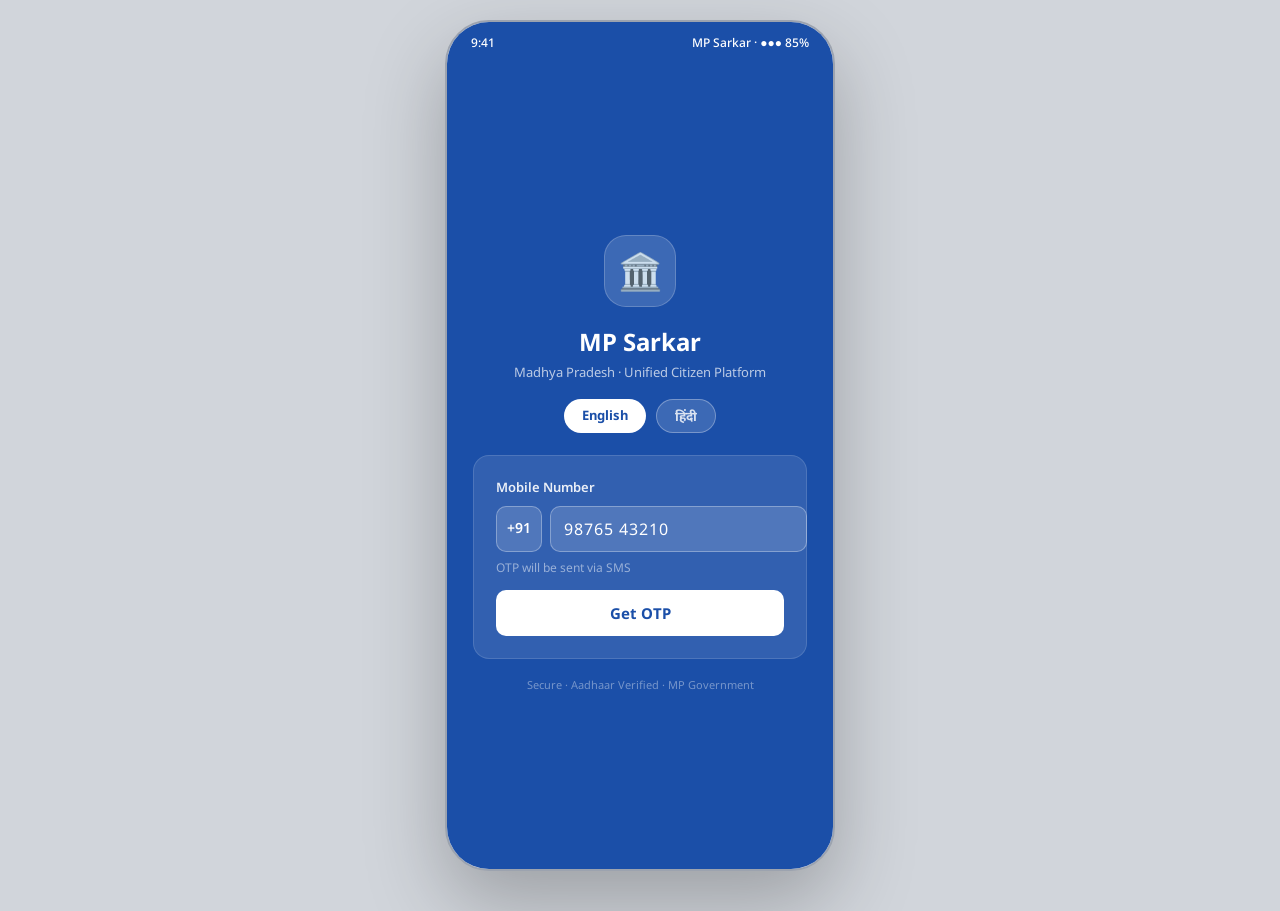
<file: index.html>
<!DOCTYPE html>
<html lang="en">
<head>
<meta charset="UTF-8">
<meta name="viewport" content="width=device-width,initial-scale=1">
<meta name="description" content="MP Sarkar — unified citizen app prototype: schemes, certificates, nagarpalika, complaints, and more (demo UI).">
<meta name="theme-color" content="#1B4FA8">
<meta name="color-scheme" content="light">
<meta property="og:title" content="MP Sarkar — Unified Citizen App">
<meta property="og:description" content="Demo prototype of a unified Madhya Pradesh citizen services experience.">
<meta property="og:type" content="website">
<title>MP Sarkar — Unified Citizen App</title>
<link rel="preconnect" href="https://fonts.googleapis.com">
<link rel="preconnect" href="https://fonts.gstatic.com" crossorigin>
<link href="https://fonts.googleapis.com/css2?family=Noto+Sans:wght@400;500;600;700&family=Noto+Sans+Devanagari:wght@400;500;600;700&display=swap" rel="stylesheet">
<link rel="stylesheet" href="assets/css/main.css">
</head>
<body>
<div class="device">
<div class="sb"><span>9:41</span><span>MP Sarkar · ●●● 85%</span></div>

<!-- ═══════════ LOGIN ═══════════ -->
<div id="s-login" class="scr on" style="background:var(--blue)">
  <div style="flex:1;display:flex;flex-direction:column;align-items:center;justify-content:center;padding:32px 26px">
    <div style="width:72px;height:72px;background:rgba(255,255,255,.15);border-radius:22px;display:flex;align-items:center;justify-content:center;margin-bottom:18px;border:1.5px solid rgba(255,255,255,.2)"><span style="font-size:36px">🏛️</span></div>
    <div style="color:#fff;font-size:24px;font-weight:700;text-align:center">MP Sarkar</div>
    <div style="color:rgba(255,255,255,.7);font-size:13px;margin-top:5px;text-align:center">Madhya Pradesh · Unified Citizen Platform</div>
    <div style="display:flex;gap:10px;margin-top:18px">
      <div id="btn-en" onclick="setLang('en')" style="padding:7px 18px;border-radius:20px;cursor:pointer;font-size:13px;font-weight:700;background:#fff;color:var(--blue)">English</div>
      <div id="btn-hi" onclick="setLang('hi')" style="padding:7px 18px;border-radius:20px;cursor:pointer;font-size:13px;font-weight:700;background:rgba(255,255,255,.15);color:rgba(255,255,255,.8);border:1.5px solid rgba(255,255,255,.3)">हिंदी</div>
    </div>
    <div style="background:rgba(255,255,255,.1);border-radius:16px;padding:22px;margin-top:22px;width:100%;border:1px solid rgba(255,255,255,.13)">
      <div style="color:rgba(255,255,255,.9);font-size:13px;font-weight:600;margin-bottom:10px">Mobile Number</div>
      <div style="display:flex;gap:8px">
        <div style="background:rgba(255,255,255,.15);border:1.5px solid rgba(255,255,255,.3);border-radius:10px;padding:11px 10px;color:#fff;font-size:14px;font-weight:600;flex-shrink:0">+91</div>
        <input style="flex:1;background:rgba(255,255,255,.15);border:1.5px solid rgba(255,255,255,.3);border-radius:10px;padding:11px 13px;font-size:16px;color:#fff;font-family:var(--font);outline:none;letter-spacing:1px" placeholder="98765 43210" value="98765 43210">
      </div>
      <div style="font-size:12px;color:rgba(255,255,255,.5);margin-top:7px">OTP will be sent via SMS</div>
      <button onclick="go('s-otp')" style="width:100%;background:#fff;color:var(--blue);border:none;border-radius:10px;padding:13px;font-size:15px;font-weight:700;cursor:pointer;margin-top:14px;font-family:var(--font)">Get OTP</button>
    </div>
    <div style="color:rgba(255,255,255,.4);font-size:11px;margin-top:18px;text-align:center">Secure · Aadhaar Verified · MP Government</div>
  </div>
</div>

<!-- ═══════════ OTP ═══════════ -->
<div id="s-otp" class="scr" style="background:var(--blue)">
  <div style="flex:1;display:flex;flex-direction:column;align-items:center;justify-content:center;padding:32px 26px">
    <button onclick="go('s-login')" style="align-self:flex-start;background:rgba(255,255,255,.15);border:none;border-radius:50%;width:36px;height:36px;display:flex;align-items:center;justify-content:center;cursor:pointer;margin-bottom:22px"><svg width="16" height="16" viewBox="0 0 24 24" fill="none" stroke="#fff" stroke-width="2.5"><path d="M15 18l-6-6 6-6"/></svg></button>
    <div style="width:58px;height:58px;background:rgba(255,255,255,.15);border-radius:18px;display:flex;align-items:center;justify-content:center;margin-bottom:18px"><span style="font-size:26px">💬</span></div>
    <div style="color:#fff;font-size:20px;font-weight:700">Enter OTP</div>
    <div style="color:rgba(255,255,255,.65);font-size:13px;margin-top:5px">Sent to +91 98765 43210</div>
    <div class="otp-row">
      <input class="otp-box" maxlength="1" value="4"><input class="otp-box" maxlength="1" value="8"><input class="otp-box" maxlength="1" value="3"><input class="otp-box" maxlength="1" value="9"><input class="otp-box" maxlength="1" value="1"><input class="otp-box" maxlength="1" value="2">
    </div>
    <div style="color:rgba(255,255,255,.55);font-size:13px;margin-bottom:18px">Resend in <strong style="color:#fff">00:45</strong></div>
    <button onclick="go('s-home')" style="width:100%;background:#fff;color:var(--blue);border:none;border-radius:10px;padding:14px;font-size:15px;font-weight:700;cursor:pointer;font-family:var(--font)">Verify & Login</button>
  </div>
</div>

<!-- ═══════════ HOME ═══════════ -->
<div id="s-home" class="scr">
  <div style="background:var(--blue);padding:16px 16px 30px">
    <div style="display:flex;justify-content:space-between;align-items:flex-start;margin-bottom:10px">
      <div>
        <div style="color:rgba(255,255,255,.8);font-size:13px" class="t" data-en="Good morning," data-hi="शुभ प्रभात,">Good morning,</div>
        <div style="color:#fff;font-size:20px;font-weight:700;margin-top:1px">Rajesh Kumar</div>
        <div style="display:inline-flex;align-items:center;gap:4px;background:rgba(255,255,255,.13);border-radius:6px;padding:3px 9px;margin-top:5px;border:1px solid rgba(255,255,255,.13)"><span style="font-size:10px">📍</span><span style="color:rgba(255,255,255,.88);font-size:11px">Bhopal Nagar Nigam</span></div>
      </div>
      <div class="lang-btn" onclick="toggleLang()"><span id="lh" class="hi">अ</span><span id="le" class="en active">E</span></div>
    </div>
    <div style="background:rgba(255,255,255,.13);border-radius:10px;display:flex;align-items:center;gap:8px;padding:9px 13px;cursor:pointer;border:1px solid rgba(255,255,255,.1)" onclick="go('s-search')">
      <svg width="14" height="14" viewBox="0 0 24 24" fill="none" stroke="rgba(255,255,255,0.55)" stroke-width="2"><circle cx="11" cy="11" r="8"/><path d="m21 21-4.35-4.35"/></svg>
      <span class="t" style="color:rgba(255,255,255,.55);font-size:13px" data-en="Search any government service…" data-hi="कोई भी सेवा खोजें…">Search any government service…</span>
    </div>
  </div>
  <div class="qt-grid">
    <div class="qt" onclick="go('s-cert-list')"><div class="qt-icon" style="background:#ddeeff">📄</div><span class="t" data-en="Certificates" data-hi="प्रमाणपत्र">Certificates</span></div>
    <div class="qt" onclick="go('s-schemes')"><div class="qt-icon" style="background:#e6f4e0">🏛️</div><span class="t" data-en="Schemes" data-hi="योजनाएं">Schemes</span></div>
    <div class="qt" onclick="go('s-complaints')"><div class="qt-icon" style="background:#fff3e0">📋</div><span class="t" data-en="Complaints" data-hi="शिकायतें">Complaints</span></div>
    <div class="qt" onclick="go('s-track')"><div class="qt-icon" style="background:#f5f3ff">🔍</div><span class="t" data-en="Track" data-hi="ट्रैक">Track</span></div>
  </div>
  <div class="body">
    <div class="banner" style="background:linear-gradient(135deg,#be185d,#9f1239)" onclick="go('s-women-safety')">
      <div class="banner-icon">🆘</div>
      <div style="flex:1"><div style="color:#fff;font-size:15px;font-weight:700" class="t" data-en="Women Safety — SOS" data-hi="महिला सुरक्षा — SOS">Women Safety — SOS</div><div style="color:rgba(255,255,255,.78);font-size:12px;margin-top:2px" class="t" data-en="Emergency alert · Nearest police station" data-hi="आपातकालीन अलर्ट · निकटतम थाना">Emergency alert · Nearest police station</div></div>
      <svg width="14" height="14" viewBox="0 0 24 24" fill="none" stroke="rgba(255,255,255,.5)" stroke-width="2.5"><path d="m9 18 6-6-6-6"/></svg>
    </div>
    <div class="banner" style="background:linear-gradient(135deg,#065f46,#047857);margin-top:8px" onclick="go('s-swachh')">
      <div class="banner-icon">🧹</div>
      <div style="flex:1"><div style="color:#fff;font-size:15px;font-weight:700" class="t" data-en="Swachh Bharat Complaint" data-hi="स्वच्छ भारत शिकायत">Swachh Bharat Complaint</div><div style="color:rgba(255,255,255,.78);font-size:12px;margin-top:2px" class="t" data-en="Click photo · Auto-location · Submit" data-hi="फोटो लें · स्थान · जमा करें">Click photo · Auto-location · Submit</div></div>
      <svg width="14" height="14" viewBox="0 0 24 24" fill="none" stroke="rgba(255,255,255,.5)" stroke-width="2.5"><path d="m9 18 6-6-6-6"/></svg>
    </div>
    <div class="slabel t" data-en="All Services" data-hi="सभी सेवाएं">All Services</div>
    <div class="svc-grid">
      <div class="svc-card" onclick="go('s-nagarpalika')"><div class="svc-icon" style="background:#ddeeff">🏘️</div><div><div class="svc-title t" data-en="Nagarpalika" data-hi="नगरपालिका">Nagarpalika</div><div class="svc-sub">Tax, water, trade</div></div></div>
      <div class="svc-card" onclick="go('s-cert-list')"><div class="svc-icon" style="background:#e6f4e0">📄</div><div><div class="svc-title t" data-en="Certificates" data-hi="प्रमाणपत्र">Certificates</div><div class="svc-sub">Caste, income, domicile</div></div></div>
      <div class="svc-card" onclick="go('s-land')"><div class="svc-icon" style="background:#fef9c3">🗺️</div><div><div class="svc-title t" data-en="Land Records" data-hi="भूमि अभिलेख">Land Records</div><div class="svc-sub">Khasra, Khatauni</div></div></div>
      <div class="svc-card" onclick="go('s-schemes')"><div class="svc-icon" style="background:#f5f3ff">🏛️</div><div><div class="svc-title t" data-en="Schemes" data-hi="योजनाएं">Schemes</div><div class="svc-sub">Benefits & eligibility</div></div></div>
      <div class="svc-card" onclick="go('s-police')"><div class="svc-icon" style="background:#ffe8e0">🚔</div><div><div class="svc-title t" data-en="Police Services" data-hi="पुलिस सेवाएं">Police Services</div><div class="svc-sub">FIR, NOC, complaints</div></div></div>
      <div class="svc-card" onclick="go('s-complaints')"><div class="svc-icon" style="background:#fff3e0">📋</div><div><div class="svc-title t" data-en="Grievances" data-hi="शिकायत निवारण">Grievances</div><div class="svc-sub">Raise & track</div></div></div>
      <div class="svc-card" onclick="go('s-farmer')"><div class="svc-icon" style="background:#d1fae5">🌾</div><div><div class="svc-title t" data-en="Farmer Help" data-hi="किसान सहायता">Farmer Help</div><div class="svc-sub">Schemes, AI assist</div></div></div>
      <div class="svc-card" onclick="go('s-kiosk')"><div class="svc-icon" style="background:#fce7f3">📍</div><div><div class="svc-title t" data-en="Find Kiosk" data-hi="केंद्र खोजें">Find Kiosk</div><div class="svc-sub">MPOnline, Lok Sewa</div></div></div>
    </div>
    <div class="slabel">Recent Notices</div>
    <div style="margin:0 16px 16px;background:var(--white);border-radius:12px;border:1px solid var(--border);overflow:hidden">
      <div style="padding:12px 14px;border-bottom:1px solid var(--border);display:flex;gap:10px"><div style="background:var(--indigo-light);width:30px;height:30px;border-radius:8px;display:flex;align-items:center;justify-content:center;font-size:13px;flex-shrink:0">📢</div><div><div style="font-size:13px;font-weight:600">PM Awas Yojana — New List Released</div><div style="font-size:11px;color:var(--ink3);margin-top:1px">28 Mar 2026 · Housing</div></div></div>
      <div style="padding:12px 14px;display:flex;gap:10px"><div style="background:var(--orange-light);width:30px;height:30px;border-radius:8px;display:flex;align-items:center;justify-content:center;font-size:13px;flex-shrink:0">💰</div><div><div style="font-size:13px;font-weight:600">Property Tax Due — 30 Apr 2026</div><div style="font-size:11px;color:var(--ink3);margin-top:1px">25 Mar 2026 · Finance</div></div></div>
    </div>
    <div style="height:72px"></div>
  </div>
  <div class="bnav">
    <button class="ni act" onclick="go('s-home')"><svg width="20" height="20" viewBox="0 0 24 24" fill="var(--blue)"><path d="M10 20v-6h4v6h5v-8h3L12 3 2 12h3v8z"/></svg><span style="color:var(--blue)">Home</span></button>
    <button class="ni" onclick="go('s-my-dashboard')"><svg width="20" height="20" viewBox="0 0 24 24" fill="none" stroke="var(--ink3)" stroke-width="2"><rect x="3" y="3" width="7" height="7"/><rect x="14" y="3" width="7" height="7"/><rect x="14" y="14" width="7" height="7"/><rect x="3" y="14" width="7" height="7"/></svg><span>Dashboard</span></button>
    <button class="ni" onclick="go('s-my-transactions')"><svg width="20" height="20" viewBox="0 0 24 24" fill="none" stroke="var(--ink3)" stroke-width="2"><polyline points="23 6 13.5 15.5 8.5 10.5 1 18"/></svg><span>Transactions</span></button>
    <button class="ni" onclick="go('s-account')"><svg width="20" height="20" viewBox="0 0 24 24" fill="none" stroke="var(--ink3)" stroke-width="2"><circle cx="12" cy="8" r="4"/><path d="M4 20c0-4 3.6-7 8-7s8 3 8 7"/></svg><span>Profile</span></button>
  </div>
</div>

<!-- ═══════════ SEARCH ═══════════ -->
<div id="s-search" class="scr">
  <div class="tbar"><div class="tbar-row"><button class="back" onclick="go('s-home')"><svg width="16" height="16" viewBox="0 0 24 24" fill="none" stroke="#fff" stroke-width="2.5"><path d="M15 18l-6-6 6-6"/></svg></button><input style="flex:1;background:rgba(255,255,255,.15);border:1px solid rgba(255,255,255,.3);border-radius:8px;padding:9px 12px;color:#fff;font-size:14px;font-family:var(--font);outline:none" placeholder="Search services…"></div></div>
  <div class="body">
    <div class="slabel">Quick Access</div>
    <div class="row" onclick="go('s-nagarpalika')"><div class="ri" style="background:#E8F0FC">🏠</div><div class="rinfo"><h4>Property Tax</h4><p>Pay or apply</p></div><div class="chev"></div></div>
    <div class="row" onclick="go('s-cert-caste')"><div class="ri" style="background:#e6f4e0">📄</div><div class="rinfo"><h4>Caste Certificate</h4><p>Apply or track</p></div><div class="chev"></div></div>
    <div class="row" onclick="go('s-swachh')"><div class="ri" style="background:#d1fae5">🧹</div><div class="rinfo"><h4>Swachh Bharat Complaint</h4><p>File with photo</p></div><div class="chev"></div></div>
    <div class="row" onclick="go('s-women-safety')"><div class="ri" style="background:var(--pink-light)">🆘</div><div class="rinfo"><h4>Women Safety SOS</h4><p>Emergency & complaints</p></div><div class="chev"></div></div>
    <div class="row" onclick="go('s-track')"><div class="ri" style="background:#fff3e0">🔍</div><div class="rinfo"><h4>Track Application</h4><p>Enter Application ID</p></div><div class="chev"></div></div>
    <div class="row" onclick="go('s-schemes')"><div class="ri" style="background:#f5f3ff">🏛️</div><div class="rinfo"><h4>Government Schemes</h4><p>Eligibility & apply</p></div><div class="chev"></div></div>
    <div class="row" onclick="go('s-land')"><div class="ri" style="background:#fef9c3">🗺️</div><div class="rinfo"><h4>Land Records / Khasra</h4><p>View plot details</p></div><div class="chev"></div></div>
    <div class="row" onclick="go('s-police')"><div class="ri" style="background:#ffe8e0">🚔</div><div class="rinfo"><h4>Police Services</h4><p>FIR, NOC, helpline</p></div><div class="chev"></div></div>
  </div>
</div>

<!-- ════════════════════════════════════════
     NAGARPALIKA HUB
════════════════════════════════════════ -->
<div id="s-nagarpalika" class="scr">
  <div class="tbar"><div class="tbar-row"><button class="back" onclick="go('s-home')"><svg width="16" height="16" viewBox="0 0 24 24" fill="none" stroke="#fff" stroke-width="2.5"><path d="M15 18l-6-6 6-6"/></svg></button><div style="flex:1"><h2>Nagarpalika Services</h2><div class="sub">eNagarpalika · All municipal services</div></div><div class="lang-btn" onclick="toggleLang()"><span class="hi">अ</span><span class="en active">E</span></div></div></div>
  <div class="body">
    <div class="slabel">Payments</div>
    <div class="svc-grid">
      <div class="svc-card" onclick="go('s-prop-tax')"><div class="svc-icon" style="background:#ddeeff">🏠</div><div><div class="svc-title">Property Tax</div><div class="svc-sub">Pay & history</div></div></div>
      <div class="svc-card" onclick="go('s-water-bill')"><div class="svc-icon" style="background:#e0f5ef">💧</div><div><div class="svc-title">Water Charges</div><div class="svc-sub">Bill & meter</div></div></div>
      <div class="svc-card" onclick="go('s-rental')"><div class="svc-icon" style="background:#fce7f3">🏢</div><div><div class="svc-title">Rental</div><div class="svc-sub">NOC & payment</div></div></div>
      <div class="svc-card" onclick="go('s-trade-license')"><div class="svc-icon" style="background:#f5f3ff">🏪</div><div><div class="svc-title">Trade License</div><div class="svc-sub">New & renewal</div></div></div>
    </div>
    <div class="slabel">Certificates & Permits</div>
    <div class="svc-grid">
      <div class="svc-card" onclick="go('s-fire')"><div class="svc-icon" style="background:#ffe8e0">🔥</div><div><div class="svc-title">Fire Safety</div><div class="svc-sub">NOC certificate</div></div></div>
      <div class="svc-card" onclick="go('s-building-plan')"><div class="svc-icon" style="background:#fef9c3">🏗️</div><div><div class="svc-title">Building Plan</div><div class="svc-sub">Approval & status</div></div></div>
      <div class="svc-card" onclick="go('s-tree-cutting')"><div class="svc-icon" style="background:#d1fae5">🌳</div><div><div class="svc-title">Tree Cutting</div><div class="svc-sub">Permission</div></div></div>
      <div class="svc-card" onclick="go('s-encroachment')"><div class="svc-icon" style="background:#e0e7ff">🗺️</div><div><div class="svc-title">Encroachment</div><div class="svc-sub">NOC application</div></div></div>
    </div>
    <div class="slabel">Utilities & Connections</div>
    <div class="svc-grid">
      <div class="svc-card" onclick="go('s-sewerage')"><div class="svc-icon" style="background:#fef3e9">🚿</div><div><div class="svc-title">Sewerage</div><div class="svc-sub">New connection</div></div></div>
      <div class="svc-card" onclick="go('s-water-conn')"><div class="svc-icon" style="background:#f0fdf4">🚰</div><div><div class="svc-title">Water Connection</div><div class="svc-sub">New / change</div></div></div>
      <div class="svc-card" onclick="go('s-street-light')"><div class="svc-icon" style="background:#fdf4ff">💡</div><div><div class="svc-title">Street Light</div><div class="svc-sub">Report fault</div></div></div>
      <div class="svc-card" onclick="go('s-road-repair')"><div class="svc-icon" style="background:#fff7ed">🛣️</div><div><div class="svc-title">Road Repair</div><div class="svc-sub">File complaint</div></div></div>
    </div>
    <div class="slabel">Door-to-Door & Local</div>
    <div class="svc-grid">
      <div class="svc-card" onclick="go('s-d2d')"><div class="svc-icon" style="background:#f0f9ff">🚪</div><div><div class="svc-title">Door to Door</div><div class="svc-sub">Waste collection</div></div></div>
      <div class="svc-card" onclick="go('s-kiosk')"><div class="svc-icon" style="background:#f0fdf4">📍</div><div><div class="svc-title">Find Kiosk</div><div class="svc-sub">Lok Sewa centres</div></div></div>
      <div class="svc-card" onclick="go('s-swachh')"><div class="svc-icon" style="background:#fef2f2">🧹</div><div><div class="svc-title">Swachh Bharat</div><div class="svc-sub">Cleanliness complaint</div></div></div>
      <div class="svc-card" onclick="go('s-birth-cert')"><div class="svc-icon" style="background:#fff3e0">👤</div><div><div class="svc-title">Citizen Services</div><div class="svc-sub">Birth, death, marriage</div></div></div>
    </div>
    <div style="height:16px"></div>
  </div>
</div>

<!-- ════════ PROP TAX ════════ -->
<div id="s-prop-tax" class="scr">
  <div class="tbar"><div class="tbar-row"><button class="back" onclick="go('s-nagarpalika')"><svg width="16" height="16" viewBox="0 0 24 24" fill="none" stroke="#fff" stroke-width="2.5"><path d="M15 18l-6-6 6-6"/></svg></button><div><h2>Property Tax</h2><div class="sub">Bhopal Nagar Nigam</div></div></div></div>
  <div class="body"><div style="padding:16px">
    <div class="card" style="background:var(--blue-xlight);border-color:#b6ccf8">
      <div style="display:flex;justify-content:space-between;align-items:flex-start;margin-bottom:8px"><div><div style="font-size:11px;color:var(--blue);font-weight:600">PROPERTY ID</div><div style="font-size:15px;font-weight:700">BPL/PP/4721839</div></div><span class="pill pill-p">Due</span></div>
      <div style="font-size:13px;color:var(--ink2)">Plot 24, Civil Lines, Bhopal</div>
      <div style="font-size:12px;color:var(--ink3)">Area: 1,200 sq ft · Residential</div>
    </div>
    <div class="card">
      <h3>Bill — FY 2025-26</h3>
      <div style="display:flex;justify-content:space-between;padding:7px 0;border-bottom:1px solid var(--border)"><span style="font-size:13px;color:var(--ink3)">Tax Amount</span><span style="font-size:13px;font-weight:600">₹3,850</span></div>
      <div style="display:flex;justify-content:space-between;padding:7px 0;border-bottom:1px solid var(--border)"><span style="font-size:13px;color:var(--ink3)">Penalty</span><span style="font-size:13px;font-weight:600;color:var(--red)">₹385</span></div>
      <div style="display:flex;justify-content:space-between;padding:9px 0"><span style="font-size:14px;font-weight:700">Total Due</span><span style="font-size:16px;font-weight:700;color:var(--blue)">₹4,235</span></div>
      <div class="ib ib-amber" style="margin-top:4px">⚠️ Due date: 30 Apr 2026</div>
    </div>
    <div class="ib ib-blue">⏱️ Payment processes in real-time. Receipt via SMS.</div>
    <button class="btn btn-p" onclick="go('s-pay-modes')" style="margin-bottom:8px">Pay ₹4,235 Now</button>
    <button class="btn btn-s">Download Bill</button>
    <div class="slabel" style="padding-left:0;margin-top:6px">Payment History</div>
    <div style="background:var(--white);border-radius:12px;border:1px solid var(--border);overflow:hidden">
      <div style="padding:11px 14px;border-bottom:1px solid var(--border);display:flex;justify-content:space-between"><div><div style="font-size:13px;font-weight:600">FY 2024-25</div><div style="font-size:11px;color:var(--ink3)">28 Mar 2025</div></div><div style="text-align:right"><div style="font-size:13px;font-weight:700">₹3,620</div><span class="pill pill-d">Paid</span></div></div>
      <div style="padding:11px 14px;display:flex;justify-content:space-between"><div><div style="font-size:13px;font-weight:600">FY 2023-24</div><div style="font-size:11px;color:var(--ink3)">15 Mar 2024</div></div><div style="text-align:right"><div style="font-size:13px;font-weight:700">₹3,400</div><span class="pill pill-d">Paid</span></div></div>
    </div>
    <div style="height:16px"></div>
  </div></div>
</div>

<!-- ════════ WATER BILL ════════ -->
<div id="s-water-bill" class="scr">
  <div class="tbar"><div class="tbar-row"><button class="back" onclick="go('s-nagarpalika')"><svg width="16" height="16" viewBox="0 0 24 24" fill="none" stroke="#fff" stroke-width="2.5"><path d="M15 18l-6-6 6-6"/></svg></button><div><h2>Water Charges</h2><div class="sub">Bhopal Nagar Nigam</div></div></div></div>
  <div class="body"><div style="padding:16px">
    <div class="card" style="background:#e0f5ef;border-color:#6ee7b7">
      <div style="font-size:11px;color:var(--teal);font-weight:600">CONNECTION ID</div>
      <div style="font-size:15px;font-weight:700">WTR/BPL/3819</div>
      <div style="font-size:12px;color:var(--ink2);margin-top:3px">Plot 24, Civil Lines · Domestic</div>
    </div>
    <div class="card">
      <h3>Bill — March 2026</h3>
      <div style="display:flex;justify-content:space-between;padding:7px 0;border-bottom:1px solid var(--border)"><span style="font-size:13px;color:var(--ink3)">Units consumed</span><span style="font-size:13px;font-weight:600">18 KL</span></div>
      <div style="display:flex;justify-content:space-between;padding:7px 0;border-bottom:1px solid var(--border)"><span style="font-size:13px;color:var(--ink3)">Rate</span><span style="font-size:13px;font-weight:600">₹21.39/KL</span></div>
      <div style="display:flex;justify-content:space-between;padding:9px 0"><span style="font-size:14px;font-weight:700">Total Due</span><span style="font-size:16px;font-weight:700;color:var(--blue)">₹385</span></div>
    </div>
    <button class="btn btn-p" onclick="go('s-pay-modes')" style="margin-bottom:8px">Pay ₹385</button>
    <button class="btn btn-s">Submit Meter Reading</button>
    <div class="slabel" style="padding-left:0;margin-top:6px">History</div>
    <div style="background:var(--white);border-radius:12px;border:1px solid var(--border);overflow:hidden">
      <div style="padding:11px 14px;border-bottom:1px solid var(--border);display:flex;justify-content:space-between"><div><div style="font-size:13px;font-weight:600">Feb 2026</div></div><div><div style="font-size:13px;font-weight:700">₹368</div><span class="pill pill-d">Paid</span></div></div>
      <div style="padding:11px 14px;display:flex;justify-content:space-between"><div><div style="font-size:13px;font-weight:600">Jan 2026</div></div><div><div style="font-size:13px;font-weight:700">₹392</div><span class="pill pill-d">Paid</span></div></div>
    </div>
    <div style="height:16px"></div>
  </div></div>
</div>

<!-- ════════ RENTAL ════════ -->
<div id="s-rental" class="scr">
  <div class="tbar"><div class="tbar-row"><button class="back" onclick="go('s-nagarpalika')"><svg width="16" height="16" viewBox="0 0 24 24" fill="none" stroke="#fff" stroke-width="2.5"><path d="M15 18l-6-6 6-6"/></svg></button><h2>Rental</h2></div></div>
  <div class="body">
    <div class="row" onclick="go('s-pay-modes')"><div class="ri" style="background:#fce7f3">💳</div><div class="rinfo"><h4>Pay Rental Charges</h4><p>Rental ID or Mobile</p></div><div class="chev"></div></div>
    <div class="row" onclick="go('s-success-app')"><div class="ri" style="background:var(--teal-light)">📄</div><div class="rinfo"><h4>Apply for Rental NOC</h4><p>Property ID required</p></div><div class="chev"></div></div>
    <div class="row" onclick="go('s-track')"><div class="ri" style="background:var(--blue-light)">🔍</div><div class="rinfo"><h4>Track Application</h4><p>Enter Application ID</p></div><div class="chev"></div></div>
    <div class="row" onclick="go('s-success-app')"><div class="ri" style="background:var(--green-light)">📋</div><div class="rinfo"><h4>Register Rental Property</h4><p>New registration</p></div><div class="chev"></div></div>
  </div>
</div>

<!-- ════════ TRADE LICENSE ════════ -->
<div id="s-trade-license" class="scr">
  <div class="tbar"><div class="tbar-row"><button class="back" onclick="go('s-nagarpalika')"><svg width="16" height="16" viewBox="0 0 24 24" fill="none" stroke="#fff" stroke-width="2.5"><path d="M15 18l-6-6 6-6"/></svg></button><h2>Trade License</h2></div></div>
  <div class="body">
    <div class="row" onclick="go('s-pay-modes')"><div class="ri" style="background:#f5f3ff">💳</div><div class="rinfo"><h4>Pay Trade License Bill</h4><p>Application ID or Mobile</p></div><div class="chev"></div></div>
    <div class="row" onclick="go('s-trade-new-form')"><div class="ri" style="background:var(--green-light)">🆕</div><div class="rinfo"><h4>Apply for New License</h4><p>3-step form · Property ID required</p></div><div class="chev"></div></div>
    <div class="row" onclick="go('s-success-app')"><div class="ri" style="background:var(--amber-light)">🔁</div><div class="rinfo"><h4>Renewal</h4><p>Existing license holders</p></div><div class="chev"></div></div>
    <div class="row" onclick="go('s-track')"><div class="ri" style="background:var(--blue-light)">🔍</div><div class="rinfo"><h4>Track Application</h4></div><div class="chev"></div></div>
  </div>
</div>

<!-- ════════ TRADE NEW FORM ════════ -->
<div id="s-trade-new-form" class="scr">
  <div class="tbar"><div class="tbar-row"><button class="back" onclick="go('s-trade-license')"><svg width="16" height="16" viewBox="0 0 24 24" fill="none" stroke="#fff" stroke-width="2.5"><path d="M15 18l-6-6 6-6"/></svg></button><h2>New Trade License</h2></div></div>
  <div class="steps"><div class="sd act">1</div><div class="sl"></div><div class="sd todo">2</div><div class="sl"></div><div class="sd todo">3</div><span class="step-label">Step 1 — Business Details</span></div>
  <div class="body"><div style="padding:16px">
    <div class="card">
      <h3>Business Information</h3>
      <div class="field"><label>ULB</label><select><option>Bhopal Nagar Nigam</option><option>Indore Nagar Nigam</option></select></div>
      <div class="field"><label>Property ID <span class="auto-tag">Auto</span></label><input type="text" value="BPL-2024-00847" readonly style="background:#f0f0f0"></div>
      <div class="field"><label>Business Name</label><input type="text" placeholder="Enter business name"></div>
      <div class="field"><label>Trade Category</label><select><option>Retail</option><option>Food & Restaurant</option><option>Service</option><option>Manufacturing</option></select></div>
    </div>
    <div class="ib ib-blue">⏱️ Processing: <strong>7–15 working days</strong> · Approval: ULB Commissioner</div>
    <button class="btn btn-p" onclick="go('s-success-app')">Next — Documents →</button>
  </div></div>
</div>

<!-- ════════ FIRE SAFETY ════════ -->
<div id="s-fire" class="scr">
  <div class="tbar"><div class="tbar-row"><button class="back" onclick="go('s-nagarpalika')"><svg width="16" height="16" viewBox="0 0 24 24" fill="none" stroke="#fff" stroke-width="2.5"><path d="M15 18l-6-6 6-6"/></svg></button><h2>Fire Safety Certificate</h2></div></div>
  <div class="body">
    <div style="margin:12px 16px 4px" class="ib ib-red">⚠️ You need an Approved Fire Plan NOC before applying for Fire Safety Certificate.</div>
    <div class="row" onclick="go('s-success-app')"><div class="ri" style="background:var(--red-light)">📐</div><div class="rinfo"><h4>Apply for Fire Plan Approval</h4><p>4-step form · No prior ID needed</p></div><div class="chev"></div></div>
    <div class="row" onclick="go('s-success-app')"><div class="ri" style="background:#FEF3E9">🔥</div><div class="rinfo"><h4>Apply for Fire Safety Certificate</h4><p>Requires Approval NOC No.</p></div><div class="chev"></div></div>
    <div class="row" onclick="go('s-success-app')"><div class="ri" style="background:#FEF9E8">🔁</div><div class="rinfo"><h4>Fire Safety Renewal</h4></div><div class="chev"></div></div>
    <div class="row" onclick="go('s-track')"><div class="ri" style="background:#e0e7ff">🔍</div><div class="rinfo"><h4>Track Application</h4></div><div class="chev"></div></div>
  </div>
</div>

<!-- ════════ BUILDING PLAN ════════ -->
<div id="s-building-plan" class="scr">
  <div class="tbar"><div class="tbar-row"><button class="back" onclick="go('s-nagarpalika')"><svg width="16" height="16" viewBox="0 0 24 24" fill="none" stroke="#fff" stroke-width="2.5"><path d="M15 18l-6-6 6-6"/></svg></button><h2>Building Plan Approval</h2></div></div>
  <div class="body"><div style="padding:16px">
    <div class="card">
      <h3>Apply for Building Plan</h3>
      <div class="field"><label>ULB</label><select><option>Bhopal Nagar Nigam</option></select></div>
      <div class="field"><label>Property ID <span class="auto-tag">Auto</span></label><input type="text" value="BPL-2024-00847" readonly style="background:#f0f0f0"></div>
      <div class="field"><label>Purpose</label><select><option>Residential</option><option>Commercial</option><option>Extension</option></select></div>
      <div class="field"><label>Built-up Area (sq ft)</label><input type="number" placeholder="e.g. 1200"></div>
    </div>
    <div class="ib ib-blue">⏱️ Processing: <strong>30 days</strong> · Approval: Municipal Engineer</div>
    <button class="btn btn-p" onclick="go('s-success-app')">Submit Application</button>
  </div></div>
</div>

<!-- ════════ TREE CUTTING ════════ -->
<div id="s-tree-cutting" class="scr">
  <div class="tbar"><div class="tbar-row"><button class="back" onclick="go('s-nagarpalika')"><svg width="16" height="16" viewBox="0 0 24 24" fill="none" stroke="#fff" stroke-width="2.5"><path d="M15 18l-6-6 6-6"/></svg></button><h2>Tree Cutting Permission</h2></div></div>
  <div class="body"><div style="padding:16px">
    <div class="card">
      <h3>Permission Request</h3>
      <div class="field"><label>Address / Location of Tree</label><input type="text" placeholder="Street / landmark"></div>
      <div class="field"><label>Reason for Cutting</label><select><option>Construction</option><option>Dead/Diseased Tree</option><option>Dangerous to Property</option><option>Other</option></select></div>
      <div class="field"><label>Number of Trees</label><input type="number" placeholder="1"></div>
      <div class="upbox"><div style="font-size:22px;margin-bottom:4px">📷</div><div style="font-size:13px;font-weight:600;color:var(--ink2)">Upload Photo of Tree</div><div style="font-size:11px;color:var(--ink3)">JPEG / PNG · max 5 MB</div></div>
    </div>
    <div class="ib ib-amber">⚠️ Cutting trees without permission is punishable. Permission required even on private property.</div>
    <button class="btn btn-p" onclick="go('s-success-app')">Submit Request</button>
  </div></div>
</div>

<!-- ════════ ENCROACHMENT ════════ -->
<div id="s-encroachment" class="scr">
  <div class="tbar"><div class="tbar-row"><button class="back" onclick="go('s-nagarpalika')"><svg width="16" height="16" viewBox="0 0 24 24" fill="none" stroke="#fff" stroke-width="2.5"><path d="M15 18l-6-6 6-6"/></svg></button><h2>Encroachment NOC</h2></div></div>
  <div class="body"><div style="padding:16px">
    <div class="card">
      <h3>Temporary Encroachment Permit</h3>
      <div class="field"><label>Property ID <span class="auto-tag">Auto</span></label><input type="text" value="BPL-2024-00847" readonly style="background:#f0f0f0"></div>
      <div class="field"><label>Type</label><select><option>Shop Display</option><option>Temporary Stall</option><option>Construction Material</option><option>Other</option></select></div>
      <div class="field"><label>Duration (days)</label><input type="number" placeholder="e.g. 30"></div>
      <div class="field"><label>Area Required (sq ft)</label><input type="number" placeholder="e.g. 50"></div>
    </div>
    <div class="ib ib-blue">⏱️ Processing: <strong>7 working days</strong> · Approval: ULB Officer</div>
    <button class="btn btn-p" onclick="go('s-success-app')">Submit Application</button>
  </div></div>
</div>

<!-- ════════ SEWERAGE ════════ -->
<div id="s-sewerage" class="scr">
  <div class="tbar"><div class="tbar-row"><button class="back" onclick="go('s-nagarpalika')"><svg width="16" height="16" viewBox="0 0 24 24" fill="none" stroke="#fff" stroke-width="2.5"><path d="M15 18l-6-6 6-6"/></svg></button><h2>Sewerage Connection</h2></div></div>
  <div class="body">
    <div class="row" onclick="go('s-success-app')"><div class="ri" style="background:#fef3e9">🆕</div><div class="rinfo"><h4>New Connection</h4><p>Property Tax ID required</p></div><div class="chev"></div></div>
    <div class="row" onclick="go('s-pay-modes')"><div class="ri" style="background:#fef9c3">💳</div><div class="rinfo"><h4>Pay Sewerage Charges</h4><p>Connection ID or Mobile</p></div><div class="chev"></div></div>
    <div class="row" onclick="go('s-success-app')"><div class="ri" style="background:var(--teal-light)">📄</div><div class="rinfo"><h4>Apply for NOC</h4></div><div class="chev"></div></div>
    <div class="row" onclick="go('s-track')"><div class="ri" style="background:var(--blue-light)">🔍</div><div class="rinfo"><h4>Track Application</h4></div><div class="chev"></div></div>
  </div>
</div>

<!-- ════════ WATER CONNECTION ════════ -->
<div id="s-water-conn" class="scr">
  <div class="tbar"><div class="tbar-row"><button class="back" onclick="go('s-nagarpalika')"><svg width="16" height="16" viewBox="0 0 24 24" fill="none" stroke="#fff" stroke-width="2.5"><path d="M15 18l-6-6 6-6"/></svg></button><h2>Water Connection</h2></div></div>
  <div class="body"><div style="padding:16px">
    <div class="card">
      <h3>New Connection Request</h3>
      <div class="field"><label>Property Tax ID <span class="auto-tag">Auto</span></label><input type="text" value="BPL-2024-00847" readonly style="background:#f0f0f0"></div>
      <div class="field"><label>Connection Type</label><select><option>Domestic</option><option>Commercial</option><option>Industrial</option></select></div>
      <div class="field"><label>Pipe Diameter</label><select><option>15mm (Domestic)</option><option>20mm</option><option>25mm (Commercial)</option></select></div>
    </div>
    <div class="ib ib-blue">⏱️ Processing: <strong>15–30 working days</strong> · Approval: Water Dept.</div>
    <button class="btn btn-p" onclick="go('s-success-app')">Submit Request</button>
  </div></div>
</div>

<!-- ════════ STREET LIGHT ════════ -->
<div id="s-street-light" class="scr">
  <div class="tbar"><div class="tbar-row"><button class="back" onclick="go('s-nagarpalika')"><svg width="16" height="16" viewBox="0 0 24 24" fill="none" stroke="#fff" stroke-width="2.5"><path d="M15 18l-6-6 6-6"/></svg></button><h2>Street Light Complaint</h2></div></div>
  <div class="body"><div style="padding:16px">
    <div class="loc-pill"><span class="lic">📌</span><div class="ltxt">Auto-detected: Civil Lines, Bhopal — 462001</div></div>
    <div class="card">
      <h3>Complaint Details</h3>
      <div class="field"><label>Issue Type</label><select><option>Light not working</option><option>Light on during day</option><option>Pole damaged</option><option>Wire hanging</option><option>New installation needed</option></select></div>
      <div class="field"><label>Pole Number (if visible)</label><input type="text" placeholder="e.g. BPL-0234"></div>
      <div class="field"><label>Landmark</label><input type="text" placeholder="Near hospital / school…"></div>
      <div class="upbox"><div style="font-size:22px;margin-bottom:4px">📷</div><div style="font-size:13px;font-weight:600;color:var(--ink2)">Upload Photo</div></div>
    </div>
    <div class="ib ib-blue">⏱️ Expected resolution: <strong>3–5 working days</strong></div>
    <button class="btn btn-p" onclick="go('s-success-app')">Submit Complaint</button>
  </div></div>
</div>

<!-- ════════ ROAD REPAIR ════════ -->
<div id="s-road-repair" class="scr">
  <div class="tbar"><div class="tbar-row"><button class="back" onclick="go('s-nagarpalika')"><svg width="16" height="16" viewBox="0 0 24 24" fill="none" stroke="#fff" stroke-width="2.5"><path d="M15 18l-6-6 6-6"/></svg></button><h2>Road Repair Complaint</h2></div></div>
  <div class="body"><div style="padding:16px">
    <div class="loc-pill"><span class="lic">📌</span><div class="ltxt">Auto-detected: Civil Lines, Bhopal — 462001</div></div>
    <div class="card">
      <h3>Complaint Details</h3>
      <div class="field"><label>Issue Type</label><select><option>Pothole</option><option>Broken footpath</option><option>Waterlogging</option><option>Road marking faded</option><option>Speed bump damaged</option></select></div>
      <div class="field"><label>Severity</label><select><option>Minor</option><option>Moderate</option><option>Severe — road blocked</option></select></div>
      <div class="field"><label>Location Description</label><input type="text" placeholder="Near landmark…"></div>
      <div class="upbox"><div style="font-size:22px;margin-bottom:4px">📷</div><div style="font-size:13px;font-weight:600;color:var(--ink2)">Upload Photo</div></div>
    </div>
    <div class="ib ib-blue">⏱️ Expected resolution: <strong>7–15 working days</strong></div>
    <button class="btn btn-p" onclick="go('s-success-app')">Submit Complaint</button>
  </div></div>
</div>

<!-- ════════ DOOR TO DOOR ════════ -->
<div id="s-d2d" class="scr">
  <div class="tbar"><div class="tbar-row"><button class="back" onclick="go('s-nagarpalika')"><svg width="16" height="16" viewBox="0 0 24 24" fill="none" stroke="#fff" stroke-width="2.5"><path d="M15 18l-6-6 6-6"/></svg></button><h2>Door to Door Service</h2></div></div>
  <div class="body">
    <div style="margin:12px 16px" class="ib ib-green">✅ Your D2D waste collection is active. Next pickup: Monday, 7 AM</div>
    <div class="row" onclick="go('s-pay-modes')"><div class="ri" style="background:#f0f9ff">💳</div><div class="rinfo"><h4>Pay D2D Charges</h4><p>Connection ID or Mobile</p></div><div class="chev"></div></div>
    <div class="row" onclick="go('s-success-app')"><div class="ri" style="background:var(--green-light)">🆕</div><div class="rinfo"><h4>New D2D Connection</h4><p>Property Tax ID required</p></div><div class="chev"></div></div>
    <div class="row" onclick="go('s-track')"><div class="ri" style="background:var(--blue-light)">🔍</div><div class="rinfo"><h4>Track Application</h4></div><div class="chev"></div></div>
    <div class="row" onclick="go('s-complaints')"><div class="ri" style="background:var(--orange-light)">⚠️</div><div class="rinfo"><h4>Report Missed Pickup</h4><p>File a complaint</p></div><div class="chev"></div></div>
  </div>
</div>

<!-- ════════════════════════════════════════
     CERTIFICATES LIST
════════════════════════════════════════ -->
<div id="s-cert-list" class="scr">
  <div class="tbar"><div class="tbar-row"><button class="back" onclick="go('s-home')"><svg width="16" height="16" viewBox="0 0 24 24" fill="none" stroke="#fff" stroke-width="2.5"><path d="M15 18l-6-6 6-6"/></svg></button><div style="flex:1"><h2>Certificates</h2><div class="sub">Apply · Track · Download</div></div><div class="lang-btn" onclick="toggleLang()"><span class="hi">अ</span><span class="en active">E</span></div></div></div>
  <div class="body">
    <div class="slabel">Government Certificates</div>
    <div class="row" onclick="go('s-cert-caste')"><div class="ri" style="background:#ddeeff">🧾</div><div class="rinfo"><h4>Caste Certificate</h4><p>SC / ST / OBC · SDM Office</p></div><div class="chev"></div></div>
    <div class="row" onclick="go('s-cert-income')"><div class="ri" style="background:#e6f4e0">💰</div><div class="rinfo"><h4>Income Certificate</h4><p>Annual family income proof</p></div><div class="chev"></div></div>
    <div class="row" onclick="go('s-cert-domicile')"><div class="ri" style="background:#f5f3ff">🏠</div><div class="rinfo"><h4>Domicile Certificate</h4><p>MP residence proof</p></div><div class="chev"></div></div>
    <div class="row" onclick="go('s-cert-marriage')"><div class="ri" style="background:#fff3e0">💒</div><div class="rinfo"><h4>Marriage Certificate</h4><p>Registered marriage proof</p></div><div class="chev"></div></div>
    <div class="row" onclick="go('s-birth-cert')"><div class="ri" style="background:#fce7f3">🍼</div><div class="rinfo"><h4>Birth Certificate</h4><p>Date of birth proof</p></div><div class="chev"></div></div>
    <div class="row" onclick="go('s-death-cert')"><div class="ri" style="background:#e0e7ff">📜</div><div class="rinfo"><h4>Death Certificate</h4><p>Deceased person registration</p></div><div class="chev"></div></div>
    <div class="row" onclick="go('s-cert-character')"><div class="ri" style="background:#d1fae5">🛂</div><div class="rinfo"><h4>Character Certificate</h4><p>Police clearance / NOC</p></div><div class="chev"></div></div>
    <div class="row" onclick="go('s-cert-obc-ncl')"><div class="ri" style="background:#fef9c3">📋</div><div class="rinfo"><h4>OBC-NCL Certificate</h4><p>Non-Creamy Layer certificate</p></div><div class="chev"></div></div>
    <div class="slabel">My Applications</div>
    <div style="margin:4px 16px 16px;background:var(--white);border-radius:12px;border:1px solid var(--border);overflow:hidden">
      <div style="padding:11px 14px;border-bottom:1px solid var(--border);display:flex;justify-content:space-between;align-items:flex-start;cursor:pointer" onclick="go('s-track-result')"><div><div style="font-size:13px;font-weight:600">Caste Certificate</div><div style="font-size:11px;color:var(--ink3)">MP/CERT/2026/018341 · 25 Mar</div></div><span class="pill pill-r">In Review</span></div>
      <div style="padding:11px 14px;display:flex;justify-content:space-between;align-items:center"><div><div style="font-size:13px;font-weight:600">Income Certificate</div><div style="font-size:11px;color:var(--ink3)">MP/CERT/2025/009821</div></div><div style="background:var(--blue-light);color:var(--blue);font-size:11px;font-weight:700;padding:4px 10px;border-radius:6px;cursor:pointer">⬇ Download</div></div>
    </div>
  </div>
</div>

<!-- helper macro for cert screens -->
<!-- ════ CASTE CERT ════ -->
<div id="s-cert-caste" class="scr">
  <div class="cert-header"><div class="icon-big">🧾</div><div><div style="color:#fff;font-size:16px;font-weight:700">Caste Certificate</div><div style="color:rgba(255,255,255,.75);font-size:12px;margin-top:2px">SC / ST / OBC · SDM Office</div></div></div>
  <div class="steps"><div class="sd act">1</div><div class="sl"></div><div class="sd todo">2</div><div class="sl"></div><div class="sd todo">3</div><span class="step-label">Step 1 — Applicant Details</span></div>
  <div class="body"><div style="padding:16px">
    <div class="card">
      <h3>Auto-filled from Samagra</h3>
      <div class="ib ib-blue" style="margin-bottom:10px">🪪 Details fetched from Samagra ID 123456789.</div>
      <div class="field"><label>Full Name <span class="auto-tag">Auto</span></label><input type="text" value="Rajesh Kumar" readonly style="background:#f0f0f0"></div>
      <div class="field"><label>Father's Name <span class="auto-tag">Auto</span></label><input type="text" value="Ramesh Kumar" readonly style="background:#f0f0f0"></div>
      <div class="field"><label>Caste Category</label><select><option>OBC</option><option>SC</option><option>ST</option></select></div>
      <div class="field"><label>Sub-caste</label><input type="text" placeholder="Enter sub-caste"></div>
      <div class="field"><label>Purpose</label><select><option>Employment</option><option>Scholarship</option><option>Admission</option><option>Other</option></select></div>
    </div>
    <div class="card">
      <h3>Documents</h3>
      <div class="upbox"><div style="font-size:22px;margin-bottom:4px">📄</div><div style="font-size:13px;font-weight:600;color:var(--ink2)">Aadhaar Card</div><div style="font-size:11px;color:var(--ink3)">PDF / Image · max 5 MB</div></div>
      <div class="upbox" style="margin-top:8px"><div style="font-size:22px;margin-bottom:4px">📄</div><div style="font-size:13px;font-weight:600;color:var(--ink2)">Ration Card / Previous Caste Cert</div><div style="font-size:11px;color:var(--ink3)">PDF / Image · max 5 MB</div></div>
    </div>
    <div class="ib ib-blue">⏱️ Processing: <strong>7–15 working days</strong> · Approval authority: SDM</div>
    <button class="btn btn-p" onclick="go('s-cert-review')">Next — Review →</button>
    <button class="btn btn-s" style="margin-top:8px" onclick="go('s-cert-list')">Cancel</button>
  </div></div>
</div>

<!-- ════ INCOME CERT ════ -->
<div id="s-cert-income" class="scr">
  <div class="cert-header"><div class="icon-big">💰</div><div><div style="color:#fff;font-size:16px;font-weight:700">Income Certificate</div><div style="color:rgba(255,255,255,.75);font-size:12px;margin-top:2px">Annual family income proof</div></div></div>
  <div class="steps"><div class="sd act">1</div><div class="sl"></div><div class="sd todo">2</div><div class="sl"></div><div class="sd todo">3</div><span class="step-label">Step 1 — Details</span></div>
  <div class="body"><div style="padding:16px">
    <div class="card">
      <h3>Applicant Details</h3>
      <div class="ib ib-blue" style="margin-bottom:10px">🪪 Auto-filled from Samagra ID 123456789.</div>
      <div class="field"><label>Full Name <span class="auto-tag">Auto</span></label><input type="text" value="Rajesh Kumar" readonly style="background:#f0f0f0"></div>
      <div class="field"><label>Annual Family Income (₹)</label><input type="number" placeholder="Enter annual income"></div>
      <div class="field"><label>Source of Income</label><select><option>Employment (Private)</option><option>Employment (Govt)</option><option>Agriculture</option><option>Business</option><option>Other</option></select></div>
      <div class="field"><label>Purpose</label><select><option>Scholarship</option><option>Loan</option><option>BPL Card</option><option>Admission</option><option>Other</option></select></div>
    </div>
    <div class="card">
      <h3>Documents</h3>
      <div class="upbox"><div style="font-size:22px;margin-bottom:4px">📄</div><div style="font-size:13px;font-weight:600;color:var(--ink2)">Aadhaar Card</div></div>
      <div class="upbox" style="margin-top:8px"><div style="font-size:22px;margin-bottom:4px">📄</div><div style="font-size:13px;font-weight:600;color:var(--ink2)">Salary Slip / Bank Statement</div></div>
    </div>
    <div class="ib ib-blue">⏱️ Processing: <strong>7–15 days</strong> · Approval: SDM / Tehsildar</div>
    <button class="btn btn-p" onclick="go('s-cert-review')">Next — Review →</button>
    <button class="btn btn-s" style="margin-top:8px" onclick="go('s-cert-list')">Cancel</button>
  </div></div>
</div>

<!-- ════ DOMICILE CERT ════ -->
<div id="s-cert-domicile" class="scr">
  <div class="cert-header"><div class="icon-big">🏠</div><div><div style="color:#fff;font-size:16px;font-weight:700">Domicile Certificate</div><div style="color:rgba(255,255,255,.75);font-size:12px;margin-top:2px">MP residence proof</div></div></div>
  <div class="steps"><div class="sd act">1</div><div class="sl"></div><div class="sd todo">2</div><div class="sl"></div><div class="sd todo">3</div><span class="step-label">Step 1 — Details</span></div>
  <div class="body"><div style="padding:16px">
    <div class="card">
      <h3>Applicant Details</h3>
      <div class="ib ib-blue" style="margin-bottom:10px">🪪 Auto-filled from Aadhaar / Samagra.</div>
      <div class="field"><label>Full Name <span class="auto-tag">Auto</span></label><input type="text" value="Rajesh Kumar" readonly style="background:#f0f0f0"></div>
      <div class="field"><label>Address in MP <span class="auto-tag">Auto</span></label><input type="text" value="Plot 24, Civil Lines, Bhopal" readonly style="background:#f0f0f0"></div>
      <div class="field"><label>Residing in MP since</label><input type="text" placeholder="e.g. 1982"></div>
      <div class="field"><label>Purpose</label><select><option>Employment</option><option>Scholarship</option><option>Admission</option><option>Other</option></select></div>
    </div>
    <div class="card">
      <h3>Documents</h3>
      <div class="upbox"><div style="font-size:22px;margin-bottom:4px">📄</div><div style="font-size:13px;font-weight:600;color:var(--ink2)">Aadhaar Card (MP Address)</div></div>
    </div>
    <div class="ib ib-blue">⏱️ Processing: <strong>7–15 days</strong> · Approval: SDM</div>
    <button class="btn btn-p" onclick="go('s-cert-review')">Next — Review →</button>
    <button class="btn btn-s" style="margin-top:8px" onclick="go('s-cert-list')">Cancel</button>
  </div></div>
</div>

<!-- ════ MARRIAGE CERT ════ -->
<div id="s-cert-marriage" class="scr">
  <div class="cert-header"><div class="icon-big">💒</div><div><div style="color:#fff;font-size:16px;font-weight:700">Marriage Certificate</div><div style="color:rgba(255,255,255,.75);font-size:12px;margin-top:2px">Registered marriage proof</div></div></div>
  <div class="steps"><div class="sd act">1</div><div class="sl"></div><div class="sd todo">2</div><div class="sl"></div><div class="sd todo">3</div><span class="step-label">Step 1 — Marriage Details</span></div>
  <div class="body"><div style="padding:16px">
    <div class="card">
      <h3>Husband Details</h3>
      <div class="field"><label>Name <span class="auto-tag">Auto</span></label><input type="text" value="Rajesh Kumar" readonly style="background:#f0f0f0"></div>
      <div class="field"><label>Aadhaar <span class="auto-tag">Auto</span></label><input type="text" value="XXXX XXXX 8421" readonly style="background:#f0f0f0"></div>
    </div>
    <div class="card">
      <h3>Wife Details</h3>
      <div class="field"><label>Name</label><input type="text" placeholder="Wife's full name"></div>
      <div class="field"><label>Aadhaar Number</label><input type="text" placeholder="XXXX XXXX XXXX"></div>
    </div>
    <div class="card">
      <h3>Marriage Details</h3>
      <div class="field"><label>Date of Marriage</label><input type="date"></div>
      <div class="field"><label>Place of Marriage</label><input type="text" placeholder="City, Venue"></div>
      <div class="field"><label>Religion</label><select><option>Hindu</option><option>Muslim</option><option>Christian</option><option>Other</option></select></div>
    </div>
    <div class="ib ib-blue">⏱️ Processing: <strong>15–30 days</strong> · Approval: Registrar of Marriages</div>
    <button class="btn btn-p" onclick="go('s-cert-review')">Next — Documents →</button>
    <button class="btn btn-s" style="margin-top:8px" onclick="go('s-cert-list')">Cancel</button>
  </div></div>
</div>

<!-- ════ BIRTH CERT ════ -->
<div id="s-birth-cert" class="scr">
  <div class="cert-header"><div class="icon-big">🍼</div><div><div style="color:#fff;font-size:16px;font-weight:700">Birth Certificate</div><div style="color:rgba(255,255,255,.75);font-size:12px;margin-top:2px">Date of birth proof</div></div></div>
  <div class="steps"><div class="sd act">1</div><div class="sl"></div><div class="sd todo">2</div><div class="sl"></div><div class="sd todo">3</div><span class="step-label">Step 1 — Child Details</span></div>
  <div class="body"><div style="padding:16px">
    <div class="card">
      <h3>Child Information</h3>
      <div class="field"><label>Child's Name</label><input type="text" placeholder="Full name"></div>
      <div class="field"><label>Gender</label><select><option>Male</option><option>Female</option><option>Other</option></select></div>
      <div class="field"><label>Date of Birth</label><input type="date"></div>
      <div class="field"><label>Place of Birth</label><input type="text" placeholder="Hospital name & city"></div>
    </div>
    <div class="card">
      <h3>Parent Details</h3>
      <div class="field"><label>Father's Name <span class="auto-tag">Auto</span></label><input type="text" value="Rajesh Kumar" readonly style="background:#f0f0f0"></div>
      <div class="field"><label>Mother's Name</label><input type="text" placeholder="Mother's full name"></div>
    </div>
    <div class="card">
      <h3>Documents</h3>
      <div class="upbox"><div style="font-size:22px;margin-bottom:4px">📄</div><div style="font-size:13px;font-weight:600;color:var(--ink2)">Hospital Discharge / Birth Slip</div></div>
    </div>
    <div class="ib ib-blue">⏱️ Processing: <strong>3–7 days</strong> · Approval: Municipal Registrar</div>
    <button class="btn btn-p" onclick="go('s-cert-review')">Next — Review →</button>
    <button class="btn btn-s" style="margin-top:8px" onclick="go('s-cert-list')">Cancel</button>
  </div></div>
</div>

<!-- ════ DEATH CERT ════ -->
<div id="s-death-cert" class="scr">
  <div class="cert-header" style="background:var(--blue)"><div class="icon-big">📜</div><div><div style="color:#fff;font-size:16px;font-weight:700">Death Certificate</div><div style="color:rgba(255,255,255,.75);font-size:12px;margin-top:2px">Deceased person registration</div></div></div>
  <div class="steps"><div class="sd act">1</div><div class="sl"></div><div class="sd todo">2</div><div class="sl"></div><div class="sd todo">3</div><span class="step-label">Step 1 — Deceased Details</span></div>
  <div class="body"><div style="padding:16px">
    <div class="card">
      <h3>Deceased Information</h3>
      <div class="field"><label>Full Name</label><input type="text" placeholder="Deceased person's name"></div>
      <div class="field"><label>Gender</label><select><option>Male</option><option>Female</option></select></div>
      <div class="field"><label>Date of Death</label><input type="date"></div>
      <div class="field"><label>Place of Death</label><input type="text" placeholder="Hospital / Home address"></div>
      <div class="field"><label>Cause of Death</label><input type="text" placeholder="As per doctor's report"></div>
    </div>
    <div class="card">
      <h3>Informant Details</h3>
      <div class="field"><label>Your Name <span class="auto-tag">Auto</span></label><input type="text" value="Rajesh Kumar" readonly style="background:#f0f0f0"></div>
      <div class="field"><label>Relationship to Deceased</label><select><option>Son</option><option>Daughter</option><option>Spouse</option><option>Parent</option><option>Other</option></select></div>
    </div>
    <div class="card">
      <h3>Documents</h3>
      <div class="upbox"><div style="font-size:22px;margin-bottom:4px">📄</div><div style="font-size:13px;font-weight:600;color:var(--ink2)">Hospital Death Certificate / Doctor's Report</div></div>
    </div>
    <div class="ib ib-blue">⏱️ Processing: <strong>3–7 days</strong></div>
    <button class="btn btn-p" onclick="go('s-cert-review')">Next — Review →</button>
    <button class="btn btn-s" style="margin-top:8px" onclick="go('s-cert-list')">Cancel</button>
  </div></div>
</div>

<!-- ════ CHARACTER CERT (POLICE NOC) ════ -->
<div id="s-cert-character" class="scr">
  <div class="cert-header"><div class="icon-big">🛂</div><div><div style="color:#fff;font-size:16px;font-weight:700">Character Certificate</div><div style="color:rgba(255,255,255,.75);font-size:12px;margin-top:2px">Police clearance / NOC</div></div></div>
  <div class="steps"><div class="sd act">1</div><div class="sl"></div><div class="sd todo">2</div><div class="sl"></div><div class="sd todo">3</div><span class="step-label">Step 1 — Details</span></div>
  <div class="body"><div style="padding:16px">
    <div class="card">
      <h3>Applicant Details</h3>
      <div class="ib ib-blue" style="margin-bottom:10px">🪪 Auto-filled from Aadhaar.</div>
      <div class="field"><label>Full Name <span class="auto-tag">Auto</span></label><input type="text" value="Rajesh Kumar" readonly style="background:#f0f0f0"></div>
      <div class="field"><label>Address <span class="auto-tag">Auto</span></label><input type="text" value="Plot 24, Civil Lines, Bhopal" readonly style="background:#f0f0f0"></div>
      <div class="field"><label>Purpose</label><select><option>Employment</option><option>Passport / Visa</option><option>Admission</option><option>Tender / Contract</option><option>Other</option></select></div>
    </div>
    <div class="card">
      <h3>Documents</h3>
      <div class="upbox"><div style="font-size:22px;margin-bottom:4px">📄</div><div style="font-size:13px;font-weight:600;color:var(--ink2)">Aadhaar Card</div></div>
    </div>
    <div class="ib ib-blue">⏱️ Processing: <strong>10–15 days</strong> · Approval: SP / DSP Office</div>
    <button class="btn btn-p" onclick="go('s-cert-review')">Next — Review →</button>
    <button class="btn btn-s" style="margin-top:8px" onclick="go('s-cert-list')">Cancel</button>
  </div></div>
</div>

<!-- ════ OBC-NCL CERT ════ -->
<div id="s-cert-obc-ncl" class="scr">
  <div class="cert-header"><div class="icon-big">📋</div><div><div style="color:#fff;font-size:16px;font-weight:700">OBC-NCL Certificate</div><div style="color:rgba(255,255,255,.75);font-size:12px;margin-top:2px">Non-Creamy Layer certificate</div></div></div>
  <div class="steps"><div class="sd act">1</div><div class="sl"></div><div class="sd todo">2</div><div class="sl"></div><div class="sd todo">3</div><span class="step-label">Step 1 — Details</span></div>
  <div class="body"><div style="padding:16px">
    <div class="card">
      <h3>Applicant Details</h3>
      <div class="field"><label>Full Name <span class="auto-tag">Auto</span></label><input type="text" value="Rajesh Kumar" readonly style="background:#f0f0f0"></div>
      <div class="field"><label>Caste <span class="auto-tag">Auto</span></label><input type="text" value="OBC" readonly style="background:#f0f0f0"></div>
      <div class="field"><label>Annual Family Income (₹)</label><input type="number" placeholder="Must be below ₹8 lakh for NCL"></div>
      <div class="field"><label>Purpose</label><select><option>Central Govt Job</option><option>State Govt Job</option><option>Admission</option><option>Other</option></select></div>
    </div>
    <div class="card">
      <h3>Documents</h3>
      <div class="upbox"><div style="font-size:22px;margin-bottom:4px">📄</div><div style="font-size:13px;font-weight:600;color:var(--ink2)">Aadhaar + OBC Caste Certificate</div></div>
      <div class="upbox" style="margin-top:8px"><div style="font-size:22px;margin-bottom:4px">📄</div><div style="font-size:13px;font-weight:600;color:var(--ink2)">Income Proof (Salary Slip / ITR)</div></div>
    </div>
    <div class="ib ib-blue">⏱️ Processing: <strong>7–15 days</strong> · Approval: SDM</div>
    <button class="btn btn-p" onclick="go('s-cert-review')">Next — Review →</button>
    <button class="btn btn-s" style="margin-top:8px" onclick="go('s-cert-list')">Cancel</button>
  </div></div>
</div>

<!-- ════ CERT REVIEW (shared) ════ -->
<div id="s-cert-review" class="scr">
  <div class="tbar"><div class="tbar-row"><button class="back" onclick="history.go(-1)"><svg width="16" height="16" viewBox="0 0 24 24" fill="none" stroke="#fff" stroke-width="2.5"><path d="M15 18l-6-6 6-6"/></svg></button><h2>Review & Submit</h2></div></div>
  <div class="steps"><div class="sd done">✓</div><div class="sl done"></div><div class="sd done">✓</div><div class="sl done"></div><div class="sd act">3</div><span class="step-label">Step 3 — Review</span></div>
  <div class="body"><div style="padding:16px">
    <div class="card">
      <h3>Review Your Application</h3>
      <div style="display:flex;flex-direction:column;gap:8px">
        <div style="display:flex;justify-content:space-between"><span style="font-size:12px;color:var(--ink3)">Applicant</span><span style="font-size:13px;font-weight:600">Rajesh Kumar</span></div>
        <div style="display:flex;justify-content:space-between"><span style="font-size:12px;color:var(--ink3)">Mobile</span><span style="font-size:13px;font-weight:600">+91 98765 43210</span></div>
        <div style="display:flex;justify-content:space-between"><span style="font-size:12px;color:var(--ink3)">Samagra ID</span><span style="font-size:13px;font-weight:600">12345 6789</span></div>
        <div style="display:flex;justify-content:space-between"><span style="font-size:12px;color:var(--ink3)">Documents</span><span style="font-size:13px;font-weight:600">1 uploaded</span></div>
      </div>
    </div>
    <div class="ib ib-blue" style="margin-bottom:16px">⏱️ Processing: <strong>7–15 working days</strong>. SMS updates at every stage. Approval authority: SDM.</div>
    <button class="btn btn-p" style="margin-bottom:8px" onclick="go('s-success-app')">Submit Application</button>
    <button class="btn btn-s" onclick="history.go(-1)">← Back & Edit</button>
  </div></div>
</div>

<!-- ════════════════════════════════════════
     POLICE SERVICES
════════════════════════════════════════ -->
<div id="s-police" class="scr">
  <div class="tbar"><div class="tbar-row"><button class="back" onclick="go('s-home')"><svg width="16" height="16" viewBox="0 0 24 24" fill="none" stroke="#fff" stroke-width="2.5"><path d="M15 18l-6-6 6-6"/></svg></button><div style="flex:1"><h2>Police Services</h2><div class="sub">File · Track · Enquire</div></div><div class="lang-btn" onclick="toggleLang()"><span class="hi">अ</span><span class="en active">E</span></div></div></div>
  <div class="body">
    <div class="slabel">Emergency</div>
    <div class="row" onclick="go('s-nearest-police')"><div class="ri" style="background:#ffe8e0">📍</div><div class="rinfo"><h4>Nearest Police Station</h4><p>Live distance · Call · Directions</p></div><div class="chev"></div></div>
    <div class="row" onclick="go('s-women-safety')"><div class="ri" style="background:var(--pink-light)">🆘</div><div class="rinfo"><h4>Women Safety / SOS</h4><p>Emergency alert & complaints</p></div><div class="chev"></div></div>
    <div class="slabel">Services</div>
    <div class="row" onclick="go('s-police-fir')"><div class="ri" style="background:var(--blue-light)">📄</div><div class="rinfo"><h4>File FIR / Complaint</h4><p>Online police complaint</p></div><div class="chev"></div></div>
    <div class="row" onclick="go('s-police-fir-status')"><div class="ri" style="background:var(--green-light)">🔍</div><div class="rinfo"><h4>FIR Status Check</h4><p>Track existing FIR</p></div><div class="chev"></div></div>
    <div class="row" onclick="go('s-cert-character')"><div class="ri" style="background:var(--teal-light)">🛂</div><div class="rinfo"><h4>Character Certificate</h4><p>Police clearance / NOC</p></div><div class="chev"></div></div>
    <div class="row" onclick="go('s-police-noc')"><div class="ri" style="background:var(--amber-light)">📢</div><div class="rinfo"><h4>Event Permission / NOC</h4><p>Rally, meeting, procession</p></div><div class="chev"></div></div>
    <div class="row" onclick="go('s-police-lost')"><div class="ri" style="background:#fef9c3">🔎</div><div class="rinfo"><h4>Lost & Found</h4><p>Report or search lost items</p></div><div class="chev"></div></div>
    <div class="row" onclick="go('s-police-verify')"><div class="ri" style="background:#e0e7ff)">✅</div><div class="rinfo"><h4>Tenant / Employee Verification</h4><p>Background verification request</p></div><div class="chev"></div></div>
    <div class="slabel">Helplines</div>
    <div style="margin:4px 16px 16px;background:var(--white);border-radius:12px;border:1px solid var(--border);overflow:hidden">
      <div style="padding:11px 14px;border-bottom:1px solid var(--border);display:flex;justify-content:space-between;align-items:center"><div><div style="font-size:13px;font-weight:600">Police Emergency — 100</div></div><div style="background:var(--red-light);color:var(--red);font-size:12px;font-weight:700;padding:5px 13px;border-radius:20px;cursor:pointer">📞 Call</div></div>
      <div style="padding:11px 14px;border-bottom:1px solid var(--border);display:flex;justify-content:space-between;align-items:center"><div><div style="font-size:13px;font-weight:600">Women Helpline — 1090</div></div><div style="background:var(--pink-light);color:var(--pink);font-size:12px;font-weight:700;padding:5px 13px;border-radius:20px;cursor:pointer">📞 Call</div></div>
      <div style="padding:11px 14px;display:flex;justify-content:space-between;align-items:center"><div><div style="font-size:13px;font-weight:600">MP Police Control Room — 0755-2443333</div></div><div style="background:var(--blue-light);color:var(--blue);font-size:12px;font-weight:700;padding:5px 13px;border-radius:20px;cursor:pointer">📞 Call</div></div>
    </div>
  </div>
</div>

<!-- ════ POLICE FIR ════ -->
<div id="s-police-fir" class="scr">
  <div class="tbar"><div class="tbar-row"><button class="back" onclick="go('s-police')"><svg width="16" height="16" viewBox="0 0 24 24" fill="none" stroke="#fff" stroke-width="2.5"><path d="M15 18l-6-6 6-6"/></svg></button><h2>File Police Complaint</h2></div></div>
  <div class="steps"><div class="sd act">1</div><div class="sl"></div><div class="sd todo">2</div><div class="sl"></div><div class="sd todo">3</div><span class="step-label">Step 1 — Incident Details</span></div>
  <div class="body"><div style="padding:16px">
    <div class="loc-pill"><span class="lic">📌</span><div class="ltxt">Location auto-fetched: Civil Lines, Bhopal — 462001</div></div>
    <div class="card">
      <h3>Complaint Details</h3>
      <div class="field"><label>Type of Incident</label><select><option>Theft</option><option>Assault</option><option>Fraud / Cheating</option><option>Cybercrime</option><option>Property Dispute</option><option>Domestic Violence</option><option>Other</option></select></div>
      <div class="field"><label>Date of Incident</label><input type="date"></div>
      <div class="field"><label>Location of Incident</label><input type="text" placeholder="Where did it happen?"></div>
      <div class="field"><label>Description</label><textarea rows="4" placeholder="Describe the incident in detail…" style="resize:none"></textarea></div>
    </div>
    <div class="card">
      <h3>Evidence (Optional)</h3>
      <div class="upbox"><div style="font-size:22px;margin-bottom:4px">📷</div><div style="font-size:13px;font-weight:600;color:var(--ink2)">Upload Photo / Screenshot / Document</div><div style="font-size:11px;color:var(--ink3)">Max 10 MB</div></div>
    </div>
    <div class="ib ib-blue">⏱️ Complaint reviewed within <strong>24 hours</strong>. Routed to nearest police station.</div>
    <button class="btn btn-p" onclick="go('s-success-app')">Submit Complaint</button>
  </div></div>
</div>

<!-- ════ FIR STATUS ════ -->
<div id="s-police-fir-status" class="scr">
  <div class="tbar"><div class="tbar-row"><button class="back" onclick="go('s-police')"><svg width="16" height="16" viewBox="0 0 24 24" fill="none" stroke="#fff" stroke-width="2.5"><path d="M15 18l-6-6 6-6"/></svg></button><h2>FIR Status Check</h2></div></div>
  <div class="body"><div style="padding:16px">
    <div class="card">
      <h3>Search by FIR Number</h3>
      <div class="field"><label>Police Station</label><select><option>Civil Lines, Bhopal</option><option>TT Nagar, Bhopal</option><option>Hanumanganj, Bhopal</option></select></div>
      <div class="field"><label>FIR Number</label><input type="text" placeholder="e.g. 123/2026"></div>
      <div class="field"><label>Year</label><select><option>2026</option><option>2025</option><option>2024</option></select></div>
    </div>
    <button class="btn btn-p" onclick="go('s-fir-result')">Search FIR</button>
    <div class="slabel" style="padding-left:0;margin-top:12px">My Filed Complaints</div>
    <div style="background:var(--white);border-radius:12px;border:1px solid var(--border);overflow:hidden;cursor:pointer" onclick="go('s-fir-result')">
      <div style="padding:12px 14px"><div style="font-size:13px;font-weight:600">Theft at Civil Lines</div><div style="font-size:11px;color:var(--ink3);margin-top:2px">FIR: 094/2026 · Civil Lines PS · 10 Mar 2026</div><span class="pill pill-r" style="margin-top:6px;display:inline-block">Under Investigation</span></div>
    </div>
  </div></div>
</div>

<!-- ════ FIR RESULT ════ -->
<div id="s-fir-result" class="scr">
  <div class="tbar"><div class="tbar-row"><button class="back" onclick="go('s-police-fir-status')"><svg width="16" height="16" viewBox="0 0 24 24" fill="none" stroke="#fff" stroke-width="2.5"><path d="M15 18l-6-6 6-6"/></svg></button><h2>FIR Status</h2></div></div>
  <div class="body"><div style="padding:16px">
    <div class="card" style="background:var(--blue-xlight);border-color:#b6ccf8">
      <div style="display:flex;justify-content:space-between;align-items:flex-start"><div><div style="font-size:11px;color:var(--blue);font-weight:600">FIR NUMBER</div><div style="font-size:15px;font-weight:700;font-family:monospace">094/2026</div></div><span class="pill pill-r">Under Investigation</span></div>
      <div style="font-size:13px;color:var(--ink2);margin-top:8px">Theft at Civil Lines Market</div>
      <div style="font-size:11px;color:var(--ink3)">Civil Lines Police Station · Filed: 10 Mar 2026</div>
    </div>
    <div class="card">
      <h3>Investigation Timeline</h3>
      <div class="tl-wrap">
        <div class="tl"><div class="tl-dot d"></div><div class="tn">FIR Registered</div><div class="td">10 Mar 2026, 3:00 PM</div></div>
        <div class="tl"><div class="tl-dot d"></div><div class="tn">IO Assigned — SI Pradeep Kumar</div><div class="td">11 Mar 2026</div></div>
        <div class="tl"><div class="tl-dot a"></div><div class="tn">Under Investigation — Evidence Collection</div><div class="td">15 Mar 2026 onwards</div></div>
        <div class="tl"><div class="tl-dot t"></div><div class="tn">Charge Sheet / Closure Report</div><div class="td">Pending</div></div>
      </div>
    </div>
    <div class="ib ib-blue">Contact IO: SI Pradeep Kumar · 0755-2441100 Extn. 34</div>
    <button class="btn btn-s" onclick="go('s-police')">Back to Police Services</button>
  </div></div>
</div>

<!-- ════ POLICE NOC ════ -->
<div id="s-police-noc" class="scr">
  <div class="tbar"><div class="tbar-row"><button class="back" onclick="go('s-police')"><svg width="16" height="16" viewBox="0 0 24 24" fill="none" stroke="#fff" stroke-width="2.5"><path d="M15 18l-6-6 6-6"/></svg></button><h2>Event Permission / NOC</h2></div></div>
  <div class="body"><div style="padding:16px">
    <div class="card">
      <h3>Event Details</h3>
      <div class="field"><label>Event Type</label><select><option>Public Meeting</option><option>Rally / Procession</option><option>Cultural Event</option><option>Religious Event</option><option>Sports Event</option></select></div>
      <div class="field"><label>Date</label><input type="date"></div>
      <div class="field"><label>Time</label><input type="time"></div>
      <div class="field"><label>Expected Attendees</label><input type="number" placeholder="e.g. 500"></div>
      <div class="field"><label>Venue / Route</label><input type="text" placeholder="Location or procession route"></div>
      <div class="field"><label>Organizer Name <span class="auto-tag">Auto</span></label><input type="text" value="Rajesh Kumar" readonly style="background:#f0f0f0"></div>
    </div>
    <div class="ib ib-amber">⚠️ Apply at least <strong>7 days</strong> before the event. Approval: SP/DSP.</div>
    <button class="btn btn-p" onclick="go('s-success-app')">Submit Application</button>
  </div></div>
</div>

<!-- ════ POLICE LOST & FOUND ════ -->
<div id="s-police-lost" class="scr">
  <div class="tbar"><div class="tbar-row"><button class="back" onclick="go('s-police')"><svg width="16" height="16" viewBox="0 0 24 24" fill="none" stroke="#fff" stroke-width="2.5"><path d="M15 18l-6-6 6-6"/></svg></button><h2>Lost & Found</h2></div></div>
  <div class="tabs"><button class="tab act" onclick="switchTab(this,'tab-lost-report')">Report Lost</button><button class="tab" onclick="switchTab(this,'tab-lost-search')">Search Found Items</button></div>
  <div class="body">
    <div id="tab-lost-report"><div style="padding:16px">
      <div class="card">
        <h3>Report Lost Item</h3>
        <div class="field"><label>Item Type</label><select><option>Mobile Phone</option><option>Wallet / Documents</option><option>Vehicle</option><option>Jewellery</option><option>Other</option></select></div>
        <div class="field"><label>Item Description</label><textarea rows="2" style="resize:none" placeholder="Brand, colour, serial number…"></textarea></div>
        <div class="field"><label>Last seen location</label><input type="text" placeholder="Where was it last seen?"></div>
        <div class="field"><label>Date Lost</label><input type="date"></div>
      </div>
      <button class="btn btn-p" onclick="go('s-success-app')">Report Lost Item</button>
    </div></div>
    <div id="tab-lost-search" style="display:none"><div style="padding:16px">
      <div class="card">
        <h3>Search Found Items</h3>
        <div class="field"><label>Category</label><select><option>Mobile Phone</option><option>Wallet</option><option>Vehicle</option><option>Documents</option><option>Other</option></select></div>
        <div class="field"><label>Police Station</label><select><option>All Stations</option><option>Civil Lines</option><option>TT Nagar</option></select></div>
      </div>
      <button class="btn btn-p">Search Items</button>
      <div class="ib ib-blue" style="margin-top:12px">Found items are held at the respective police station for 90 days.</div>
    </div></div>
  </div>
</div>

<!-- ════ POLICE VERIFY ════ -->
<div id="s-police-verify" class="scr">
  <div class="tbar"><div class="tbar-row"><button class="back" onclick="go('s-police')"><svg width="16" height="16" viewBox="0 0 24 24" fill="none" stroke="#fff" stroke-width="2.5"><path d="M15 18l-6-6 6-6"/></svg></button><h2>Tenant / Employee Verification</h2></div></div>
  <div class="body"><div style="padding:16px">
    <div class="card">
      <h3>Person to Verify</h3>
      <div class="field"><label>Full Name</label><input type="text" placeholder="Person's name"></div>
      <div class="field"><label>Aadhaar Number</label><input type="text" placeholder="XXXX XXXX XXXX"></div>
      <div class="field"><label>Address</label><input type="text" placeholder="Permanent address"></div>
      <div class="field"><label>Verification Type</label><select><option>Tenant</option><option>Employee / Domestic Worker</option><option>Other</option></select></div>
    </div>
    <div class="ib ib-blue">⏱️ Verification completed within <strong>7 days</strong>. Report sent via SMS.</div>
    <button class="btn btn-p" onclick="go('s-success-app')">Submit Request</button>
  </div></div>
</div>

<!-- ════ NEAREST POLICE ════ -->
<div id="s-nearest-police" class="scr">
  <div class="tbar"><div class="tbar-row"><button class="back" onclick="go('s-police')"><svg width="16" height="16" viewBox="0 0 24 24" fill="none" stroke="#fff" stroke-width="2.5"><path d="M15 18l-6-6 6-6"/></svg></button><div><h2>Nearest Police Stations</h2><div class="sub">📍 Civil Lines, Bhopal</div></div></div></div>
  <div class="body">
    <div style="margin:12px 16px;background:var(--white);border-radius:14px;border:2px solid var(--blue);overflow:hidden">
      <div style="background:var(--blue-xlight);padding:8px 14px;display:flex;justify-content:space-between"><div style="font-size:11px;font-weight:700;color:var(--blue)">NEAREST · 0.8 km</div><span class="pill pill-d">Open 24/7</span></div>
      <div style="padding:14px">
        <div style="font-size:15px;font-weight:700">Civil Lines Police Station</div>
        <div style="font-size:12px;color:var(--ink3);margin-top:3px">Railway Station Rd, Bhopal — 462001</div>
        <div style="font-size:12px;color:var(--ink3)">SHO: Inspector R.K. Sharma · 0755-2441100</div>
        <div style="display:flex;gap:8px;margin-top:12px">
          <div style="flex:1;background:var(--red-light);color:var(--red);font-size:12px;font-weight:700;padding:8px;border-radius:8px;text-align:center;cursor:pointer">📞 Call</div>
          <div style="flex:1;background:var(--blue-light);color:var(--blue);font-size:12px;font-weight:700;padding:8px;border-radius:8px;text-align:center;cursor:pointer">🗺️ Directions</div>
          <div style="flex:1;background:var(--green-light);color:var(--green);font-size:12px;font-weight:700;padding:8px;border-radius:8px;text-align:center;cursor:pointer" onclick="go('s-police-fir')">📝 File</div>
        </div>
      </div>
    </div>
    <div style="margin:0 16px 10px;background:var(--white);border-radius:14px;border:1px solid var(--border);padding:14px">
      <div style="display:flex;justify-content:space-between"><div style="font-size:14px;font-weight:700">TT Nagar Police Station</div><div style="font-size:12px;color:var(--ink3)">2.1 km</div></div>
      <div style="font-size:12px;color:var(--ink3);margin-top:2px">TT Nagar, Bhopal — 462003 · 0755-2660100</div>
      <div style="display:flex;gap:8px;margin-top:10px">
        <div style="flex:1;background:var(--surface);font-size:12px;font-weight:600;padding:7px;border-radius:8px;text-align:center;cursor:pointer;border:1px solid var(--border)">📞 Call</div>
        <div style="flex:1;background:var(--surface);font-size:12px;font-weight:600;padding:7px;border-radius:8px;text-align:center;cursor:pointer;border:1px solid var(--border)">🗺️ Map</div>
        <div style="flex:1;background:var(--surface);font-size:12px;font-weight:600;padding:7px;border-radius:8px;text-align:center;cursor:pointer;border:1px solid var(--border)" onclick="go('s-police-fir')">📝 File</div>
      </div>
    </div>
    <div style="margin:0 16px 20px;background:var(--white);border-radius:14px;border:1px solid var(--border);padding:14px">
      <div style="display:flex;justify-content:space-between"><div style="font-size:14px;font-weight:700">Hanumanganj Police Station</div><div style="font-size:12px;color:var(--ink3)">3.4 km</div></div>
      <div style="font-size:12px;color:var(--ink3);margin-top:2px">Hanumanganj, Bhopal</div>
      <div style="display:flex;gap:8px;margin-top:10px">
        <div style="flex:1;background:var(--surface);font-size:12px;font-weight:600;padding:7px;border-radius:8px;text-align:center;cursor:pointer;border:1px solid var(--border)">📞 Call</div>
        <div style="flex:1;background:var(--surface);font-size:12px;font-weight:600;padding:7px;border-radius:8px;text-align:center;cursor:pointer;border:1px solid var(--border)">🗺️ Map</div>
      </div>
    </div>
  </div>
</div>

<!-- ════════════════════════════════════════
     WOMEN SAFETY
════════════════════════════════════════ -->
<div id="s-women-safety" class="scr">
  <div class="tbar" style="background:linear-gradient(135deg,#be185d,#9f1239)">
    <div class="tbar-row"><button class="back" onclick="go('s-home')" style="background:rgba(255,255,255,.2)"><svg width="16" height="16" viewBox="0 0 24 24" fill="none" stroke="#fff" stroke-width="2.5"><path d="M15 18l-6-6 6-6"/></svg></button><div style="flex:1"><h2>Women Safety</h2><div class="sub">महिला सुरक्षा · 24×7</div></div><div class="lang-btn" onclick="toggleLang()"><span class="hi">अ</span><span class="en active">E</span></div></div>
  </div>
  <div class="body">
    <div style="padding:20px 16px;text-align:center;background:var(--white);border-bottom:1px solid var(--border)">
      <div style="font-size:13px;color:var(--ink3);margin-bottom:14px">Press & hold 3 seconds to send SOS alert</div>
      <div style="width:140px;height:140px;border-radius:50%;background:linear-gradient(135deg,#be185d,#9f1239);display:flex;align-items:center;justify-content:center;margin:0 auto 14px;cursor:pointer;box-shadow:0 8px 32px rgba(190,24,93,.4)" onclick="go('s-sos-sent')">
        <div><div style="font-size:30px">🆘</div><div style="color:#fff;font-size:15px;font-weight:700;margin-top:3px">SOS</div><div style="color:rgba(255,255,255,.7);font-size:10px">Hold 3 sec</div></div>
      </div>
      <div style="font-size:12px;color:var(--ink3)">Sends GPS location to 3 contacts + nearest police</div>
    </div>
    <div class="slabel">Safety Services</div>
    <div class="row" onclick="go('s-women-complaint')"><div class="ri" style="background:var(--pink-light)">📝</div><div class="rinfo"><h4>File Safety Complaint</h4><p>Harassment, stalking, threat</p></div><div class="chev"></div></div>
    <div class="row" onclick="go('s-nearest-police-women')"><div class="ri" style="background:#ffe8e0">🚔</div><div class="rinfo"><h4>Nearest Police Station</h4><p>Live distance · Directions · Contact</p></div><div class="chev"></div></div>
    <div class="row"><div class="ri" style="background:var(--purple-light)">📞</div><div class="rinfo"><h4>Women Helpline — 181</h4><p>State helpline, 24×7 free</p></div><div style="background:var(--pink-light);color:var(--pink);font-size:12px;font-weight:700;padding:6px 13px;border-radius:20px;cursor:pointer;white-space:nowrap">Call</div></div>
    <div class="row"><div class="ri" style="background:var(--teal-light)">📍</div><div class="rinfo"><h4>Share Live Location</h4><p>Send to trusted contacts</p></div><div class="chev"></div></div>
    <div class="row" onclick="go('s-track-complaint')"><div class="ri" style="background:var(--amber-light)">🔍</div><div class="rinfo"><h4>Track My Complaint</h4></div><div class="chev"></div></div>
    <div class="slabel">Emergency Numbers</div>
    <div style="margin:4px 16px 20px;background:var(--white);border-radius:12px;border:1px solid var(--border);overflow:hidden">
      <div style="padding:11px 14px;border-bottom:1px solid var(--border);display:flex;justify-content:space-between;align-items:center"><div><div style="font-size:13px;font-weight:600">Police — 100</div></div><div style="background:var(--red-light);color:var(--red);font-size:12px;font-weight:700;padding:5px 13px;border-radius:20px;cursor:pointer">📞 Call</div></div>
      <div style="padding:11px 14px;border-bottom:1px solid var(--border);display:flex;justify-content:space-between;align-items:center"><div><div style="font-size:13px;font-weight:600">Nirbhaya — 1090</div></div><div style="background:var(--pink-light);color:var(--pink);font-size:12px;font-weight:700;padding:5px 13px;border-radius:20px;cursor:pointer">📞 Call</div></div>
      <div style="padding:11px 14px;display:flex;justify-content:space-between;align-items:center"><div><div style="font-size:13px;font-weight:600">Ambulance — 108</div></div><div style="background:var(--green-light);color:var(--green);font-size:12px;font-weight:700;padding:5px 13px;border-radius:20px;cursor:pointer">📞 Call</div></div>
    </div>
  </div>
</div>

<!-- ════ NEAREST POLICE (Women Safety context) ════ -->
<div id="s-nearest-police-women" class="scr">
  <div class="tbar" style="background:linear-gradient(135deg,#be185d,#9f1239)"><div class="tbar-row"><button class="back" onclick="go('s-women-safety')" style="background:rgba(255,255,255,.2)"><svg width="16" height="16" viewBox="0 0 24 24" fill="none" stroke="#fff" stroke-width="2.5"><path d="M15 18l-6-6 6-6"/></svg></button><div><h2>Nearest Police Stations</h2><div class="sub">📍 Civil Lines, Bhopal</div></div></div></div>
  <div class="body">
    <div style="margin:12px 16px;background:var(--white);border-radius:14px;border:2px solid var(--pink);overflow:hidden">
      <div style="background:#fce7f3;padding:8px 14px;display:flex;justify-content:space-between"><div style="font-size:11px;font-weight:700;color:var(--pink)">NEAREST · 0.8 km</div><span class="pill pill-d">Open 24/7</span></div>
      <div style="padding:14px">
        <div style="font-size:15px;font-weight:700">Civil Lines Police Station</div>
        <div style="font-size:12px;color:var(--ink3);margin-top:2px">Railway Station Rd, Bhopal — 462001</div>
        <div style="font-size:12px;color:var(--ink3)">SHO: Inspector R.K. Sharma · 0755-2441100</div>
        <div style="display:flex;gap:8px;margin-top:12px">
          <div style="flex:1;background:var(--red-light);color:var(--red);font-size:12px;font-weight:700;padding:8px;border-radius:8px;text-align:center;cursor:pointer">📞 Call</div>
          <div style="flex:1;background:var(--blue-light);color:var(--blue);font-size:12px;font-weight:700;padding:8px;border-radius:8px;text-align:center;cursor:pointer">🗺️ Directions</div>
          <div style="flex:1;background:var(--pink-light);color:var(--pink);font-size:12px;font-weight:700;padding:8px;border-radius:8px;text-align:center;cursor:pointer" onclick="go('s-women-complaint')">📝 File</div>
        </div>
      </div>
    </div>
    <div style="margin:0 16px 20px;background:var(--white);border-radius:14px;border:1px solid var(--border);padding:14px">
      <div style="display:flex;justify-content:space-between"><div style="font-size:14px;font-weight:700">TT Nagar Police Station</div><div style="font-size:12px;color:var(--ink3)">2.1 km</div></div>
      <div style="font-size:12px;color:var(--ink3);margin-top:2px">TT Nagar, Bhopal</div>
      <div style="display:flex;gap:8px;margin-top:10px">
        <div style="flex:1;background:var(--surface);font-size:12px;font-weight:600;padding:7px;border-radius:8px;text-align:center;cursor:pointer;border:1px solid var(--border)">📞 Call</div>
        <div style="flex:1;background:var(--surface);font-size:12px;font-weight:600;padding:7px;border-radius:8px;text-align:center;cursor:pointer;border:1px solid var(--border)">🗺️ Map</div>
      </div>
    </div>
  </div>
</div>

<!-- ════ SOS SENT ════ -->
<div id="s-sos-sent" class="scr">
  <div class="tbar" style="background:linear-gradient(135deg,#be185d,#9f1239)"><div class="tbar-row"><button class="back" onclick="go('s-women-safety')" style="background:rgba(255,255,255,.2)"><svg width="16" height="16" viewBox="0 0 24 24" fill="none" stroke="#fff" stroke-width="2.5"><path d="M15 18l-6-6 6-6"/></svg></button><h2>🆘 SOS Alert Sent</h2></div></div>
  <div class="body" style="background:#fff1f2">
    <div style="padding:20px 16px;text-align:center">
      <div style="width:80px;height:80px;border-radius:50%;background:var(--pink-light);border:3px solid #fda4af;display:flex;align-items:center;justify-content:center;margin:0 auto 14px;font-size:32px">🆘</div>
      <div style="font-size:18px;font-weight:700;color:var(--red)">Alert Sent!</div>
      <div style="font-size:13px;color:var(--ink3);margin-top:6px;line-height:1.6">Your GPS location sent to contacts + nearest police station</div>
    </div>
    <div style="margin:0 16px 12px;background:var(--white);border-radius:12px;border:1px solid #fecaca;overflow:hidden">
      <div style="padding:8px 14px;background:#fff1f2;font-size:11px;font-weight:700;color:var(--red);text-transform:uppercase">Alert sent to</div>
      <div style="padding:10px 14px;border-bottom:1px solid var(--border);display:flex;justify-content:space-between;align-items:center"><div><div style="font-size:13px;font-weight:600">Civil Lines Police Station</div><div style="font-size:11px;color:var(--ink3)">0.8 km away</div></div><span class="pill pill-d">✓ Sent</span></div>
      <div style="padding:10px 14px;border-bottom:1px solid var(--border);display:flex;justify-content:space-between;align-items:center"><div><div style="font-size:13px;font-weight:600">Priya (Sister)</div><div style="font-size:11px;color:var(--ink3)">+91 98765 11111</div></div><span class="pill pill-d">✓ Sent</span></div>
      <div style="padding:10px 14px;display:flex;justify-content:space-between;align-items:center"><div><div style="font-size:13px;font-weight:600">Ramesh (Father)</div><div style="font-size:11px;color:var(--ink3)">+91 98765 22222</div></div><span class="pill pill-d">✓ Sent</span></div>
    </div>
    <div style="padding:0 16px 24px">
      <button class="btn btn-pink" style="margin-bottom:8px">📞 Call Police — 100</button>
      <button class="btn btn-s" onclick="go('s-women-safety')">Back to Safety Centre</button>
    </div>
  </div>
</div>

<!-- ════ WOMEN COMPLAINT ════ -->
<div id="s-women-complaint" class="scr">
  <div class="tbar" style="background:linear-gradient(135deg,#be185d,#9f1239)"><div class="tbar-row"><button class="back" onclick="go('s-women-safety')" style="background:rgba(255,255,255,.2)"><svg width="16" height="16" viewBox="0 0 24 24" fill="none" stroke="#fff" stroke-width="2.5"><path d="M15 18l-6-6 6-6"/></svg></button><h2>File Safety Complaint</h2></div></div>
  <div class="steps"><div class="sd act">1</div><div class="sl"></div><div class="sd todo">2</div><div class="sl"></div><div class="sd todo">3</div><span class="step-label">Step 1 — Details</span></div>
  <div class="body"><div style="padding:16px">
    <div class="card">
      <h3>📍 Auto-detected Location</h3>
      <div class="loc-pill"><span class="lic">📌</span><div class="ltxt">Civil Lines, Bhopal — 462001 (GPS active)</div></div>
      <div class="field"><label>Incident Location (if different)</label><input type="text" placeholder="Street / landmark"></div>
    </div>
    <div class="card">
      <h3>Complaint Details</h3>
      <div class="field"><label>Type of Incident</label><select><option>Harassment</option><option>Stalking</option><option>Eve teasing</option><option>Domestic violence</option><option>Threat</option><option>Other</option></select></div>
      <div class="field"><label>Description</label><textarea rows="3" style="resize:none" placeholder="Brief description…"></textarea></div>
    </div>
    <div class="card">
      <h3>Evidence (Optional)</h3>
      <div class="upbox"><div style="font-size:24px;margin-bottom:4px">📷</div><div style="font-size:13px;font-weight:600;color:var(--ink2)">Capture / upload photo</div><div style="font-size:11px;color:var(--ink3)">JPEG / PNG · max 10 MB</div></div>
    </div>
    <div class="ib ib-pink">🔒 Identity kept confidential. Routed to nearest police station.</div>
    <button class="btn btn-pink" style="margin-top:10px" onclick="go('s-women-review')">Next — Review →</button>
  </div></div>
</div>

<!-- ════ WOMEN REVIEW ════ -->
<div id="s-women-review" class="scr">
  <div class="tbar" style="background:linear-gradient(135deg,#be185d,#9f1239)"><div class="tbar-row"><button class="back" onclick="go('s-women-complaint')" style="background:rgba(255,255,255,.2)"><svg width="16" height="16" viewBox="0 0 24 24" fill="none" stroke="#fff" stroke-width="2.5"><path d="M15 18l-6-6 6-6"/></svg></button><h2>Review & Submit</h2></div></div>
  <div class="steps"><div class="sd done">✓</div><div class="sl done"></div><div class="sd done">✓</div><div class="sl done"></div><div class="sd act">3</div><span class="step-label">Step 3 — Submit</span></div>
  <div class="body"><div style="padding:16px">
    <div class="card"><h3>Review</h3>
      <div style="display:flex;flex-direction:column;gap:8px">
        <div style="display:flex;justify-content:space-between"><span style="font-size:12px;color:var(--ink3)">Type</span><span style="font-size:13px;font-weight:600">Harassment</span></div>
        <div style="display:flex;justify-content:space-between"><span style="font-size:12px;color:var(--ink3)">Location</span><span style="font-size:13px;font-weight:600">Civil Lines, Bhopal</span></div>
        <div style="display:flex;justify-content:space-between"><span style="font-size:12px;color:var(--ink3)">Photo</span><span style="font-size:13px;font-weight:600">1 uploaded</span></div>
      </div>
    </div>
    <div class="ib ib-blue" style="margin-bottom:16px">⏱️ Complaint reviewed within <strong>24 hours</strong>. SMS updates on every action.</div>
    <button class="btn btn-pink" style="margin-bottom:8px" onclick="go('s-sos-sent')">Submit Complaint</button>
    <button class="btn btn-s" onclick="go('s-women-complaint')">← Back & Edit</button>
  </div></div>
</div>

<!-- ════════════════════════════════════════
     SWACHH BHARAT
════════════════════════════════════════ -->
<div id="s-swachh" class="scr">
  <div class="tbar" style="background:linear-gradient(135deg,#065f46,#047857)">
    <div class="tbar-row"><button class="back" onclick="go('s-home')" style="background:rgba(255,255,255,.2)"><svg width="16" height="16" viewBox="0 0 24 24" fill="none" stroke="#fff" stroke-width="2.5"><path d="M15 18l-6-6 6-6"/></svg></button><div style="flex:1"><h2>Swachh Bharat</h2><div class="sub">स्वच्छ भारत · Photo complaint</div></div><div class="lang-btn" onclick="toggleLang()"><span class="hi">अ</span><span class="en active">E</span></div></div>
  </div>
  <div class="steps"><div class="sd act">1</div><div class="sl"></div><div class="sd todo">2</div><div class="sl"></div><div class="sd todo">3</div><span class="step-label">Step 1 of 3 — Photo</span></div>
  <div class="body"><div style="padding:16px">
    <div class="card"><h3>📸 Capture Unhygienic Area</h3>
      <div class="photo-frame" onclick="go('s-swachh-step2')"><div style="text-align:center"><div style="font-size:44px;margin-bottom:8px">📷</div><div style="color:rgba(255,255,255,.85);font-size:13px;font-weight:600">Tap to capture photo</div><div style="color:rgba(255,255,255,.5);font-size:11px;margin-top:4px">Photo auto-tags your GPS location</div></div></div>
      <div style="display:flex;gap:8px"><button class="btn btn-p" style="font-size:13px;padding:10px" onclick="go('s-swachh-step2')">📷 Camera</button><button class="btn btn-s" style="font-size:13px;padding:10px" onclick="go('s-swachh-step2')">📂 Gallery</button></div>
    </div>
    <div class="ib ib-green">💡 Take a clear photo — garbage, drain, filth. GPS location is auto-fetched.</div>
  </div></div>
</div>

<div id="s-swachh-step2" class="scr">
  <div class="tbar" style="background:linear-gradient(135deg,#065f46,#047857)"><div class="tbar-row"><button class="back" onclick="go('s-swachh')" style="background:rgba(255,255,255,.2)"><svg width="16" height="16" viewBox="0 0 24 24" fill="none" stroke="#fff" stroke-width="2.5"><path d="M15 18l-6-6 6-6"/></svg></button><h2>Complaint Details</h2></div></div>
  <div class="steps"><div class="sd done">✓</div><div class="sl done"></div><div class="sd act">2</div><div class="sl"></div><div class="sd todo">3</div><span class="step-label">Step 2 of 3 — Details</span></div>
  <div class="body"><div style="padding:16px">
    <div style="background:#1a2e1a;border-radius:12px;height:130px;display:flex;align-items:center;justify-content:center;margin-bottom:12px;position:relative"><div style="text-align:center"><div style="font-size:30px">🗑️</div><div style="color:rgba(255,255,255,.7);font-size:12px;margin-top:4px">Photo captured</div></div><div style="position:absolute;bottom:8px;right:8px;background:rgba(0,0,0,.6);border-radius:6px;padding:3px 8px;font-size:10px;color:#fff">✅ GPS Tagged</div></div>
    <div class="loc-pill"><span class="lic">📌</span><div><div style="font-size:12px;font-weight:600;color:#065f46">Auto-fetched Location</div><div style="font-size:11px;color:#047857">Civil Lines Rd, Near Bus Stop, Bhopal — 462001</div></div></div>
    <div class="card"><h3>Complaint Details</h3>
      <div class="field"><label>Type of Issue</label><select><option selected>Garbage not collected</option><option>Open drain / nullah</option><option>Stagnant water</option><option>Public toilet issue</option><option>Animal waste</option><option>Other</option></select></div>
      <div class="field"><label>Ward <span class="auto-tag">Auto-filled</span></label><input type="text" value="Ward 12 — Civil Lines" readonly style="background:#f0f0f0"></div>
      <div class="field"><label>Additional Description</label><textarea rows="2" style="resize:none" placeholder="Extra details…"></textarea></div>
    </div>
    <div class="ib ib-blue" style="margin-bottom:12px">⏱️ Expected resolution: <strong>3–5 working days</strong> · SMS updates</div>
    <button class="btn btn-green" onclick="go('s-swachh-review')">Next — Review →</button>
  </div></div>
</div>

<div id="s-swachh-review" class="scr">
  <div class="tbar" style="background:linear-gradient(135deg,#065f46,#047857)"><div class="tbar-row"><button class="back" onclick="go('s-swachh-step2')" style="background:rgba(255,255,255,.2)"><svg width="16" height="16" viewBox="0 0 24 24" fill="none" stroke="#fff" stroke-width="2.5"><path d="M15 18l-6-6 6-6"/></svg></button><h2>Review & Submit</h2></div></div>
  <div class="steps"><div class="sd done">✓</div><div class="sl done"></div><div class="sd done">✓</div><div class="sl done"></div><div class="sd act">3</div><span class="step-label">Step 3 of 3 — Submit</span></div>
  <div class="body"><div style="padding:16px">
    <div class="card"><h3>Review Complaint</h3>
      <div style="display:flex;flex-direction:column;gap:8px">
        <div style="display:flex;justify-content:space-between"><span style="font-size:12px;color:var(--ink3)">Issue</span><span style="font-size:13px;font-weight:600">Garbage not collected</span></div>
        <div style="display:flex;justify-content:space-between"><span style="font-size:12px;color:var(--ink3)">Location</span><span style="font-size:13px;font-weight:600">Civil Lines, Bhopal</span></div>
        <div style="display:flex;justify-content:space-between"><span style="font-size:12px;color:var(--ink3)">Ward</span><span style="font-size:13px;font-weight:600">Ward 12</span></div>
        <div style="display:flex;justify-content:space-between"><span style="font-size:12px;color:var(--ink3)">Photo</span><span style="font-size:13px;font-weight:600">1 attached ✅</span></div>
      </div>
    </div>
    <div class="ib ib-green" style="margin-bottom:14px">✅ Sent to Ward 12 Officer. Expected action in 3–5 days.</div>
    <button class="btn btn-green" style="margin-bottom:8px" onclick="go('s-swachh-success')">Submit Complaint</button>
    <button class="btn btn-s" onclick="go('s-swachh-step2')">← Back & Edit</button>
  </div></div>
</div>

<div id="s-swachh-success" class="scr">
  <div class="tbar" style="background:linear-gradient(135deg,#065f46,#047857)"><div class="tbar-row"><div style="width:32px"></div><h2>Complaint Filed!</h2></div></div>
  <div class="body" style="background:var(--white)">
    <div class="success-wrap">
      <div class="sc" style="background:var(--emerald-light)"><svg width="38" height="38" viewBox="0 0 24 24" fill="none" stroke="#065f46" stroke-width="2.5"><polyline points="20 6 9 17 4 12"/></svg></div>
      <div style="font-size:20px;font-weight:700">Complaint Registered!</div>
      <div style="font-size:13px;color:var(--ink3);margin-top:7px;line-height:1.6">Sent to Ward 12 Officer. Expected action in 3–5 working days.</div>
      <div class="ref-box" style="background:#d1fae5"><div style="font-size:12px;color:#065f46;font-weight:600">Complaint ID</div><div style="font-size:17px;font-weight:700;font-family:monospace;margin-top:3px">SBM/BPL/2026/004821</div><div style="font-size:12px;color:var(--ink3);margin-top:5px">Ward 12 · Civil Lines · 1 Apr 2026</div></div>
      <div style="width:100%;display:flex;flex-direction:column;gap:8px">
        <button class="btn btn-green" onclick="go('s-track-complaint')">Track Complaint</button>
        <button class="btn btn-s" onclick="go('s-home')">Back to Home</button>
      </div>
    </div>
  </div>
</div>

<!-- ════════════════════════════════════════
     SCHEMES
════════════════════════════════════════ -->
<div id="s-schemes" class="scr">
  <div class="tbar"><div class="tbar-row"><button class="back" onclick="go('s-home')"><svg width="16" height="16" viewBox="0 0 24 24" fill="none" stroke="#fff" stroke-width="2.5"><path d="M15 18l-6-6 6-6"/></svg></button><div style="flex:1"><h2>Government Schemes</h2><div class="sub">Based on Samagra profile</div></div><div class="lang-btn" onclick="toggleLang()"><span class="hi">अ</span><span class="en active">E</span></div></div></div>
  <div class="tabs"><button class="tab act" onclick="switchTab(this,'tab-availed')">Availed (2)</button><button class="tab" onclick="switchTab(this,'tab-eligible')">Eligible (5)</button><button class="tab" onclick="switchTab(this,'tab-all')">All Schemes</button></div>
  <div class="body">
    <div id="tab-availed">
      <div style="margin:12px 16px" class="ib ib-green">✅ 2 schemes linked to Samagra ID 123456789</div>
      <div class="row"><div class="ri" style="background:var(--blue-light)">🏠</div><div class="rinfo"><h4>PM Awas Yojana</h4><p>Housing · ₹1,20,000 disbursed</p></div><span class="pill pill-d">Active</span></div>
      <div class="row"><div class="ri" style="background:var(--green-light)">💊</div><div class="rinfo"><h4>Ayushman Bharat</h4><p>Health insurance · ₹5 lakh cover</p></div><span class="pill pill-d">Active</span></div>
    </div>
    <div id="tab-eligible" style="display:none">
      <div style="margin:12px 16px" class="ib ib-amber">💡 5 more schemes — review and apply</div>
      <div class="row"><div class="ri" style="background:#fef9c3">🌾</div><div class="rinfo"><h4>PM Kisan Samman Nidhi</h4><p>₹6,000/year for farmers</p></div><button style="font-size:11px;font-weight:700;background:var(--blue);color:#fff;border:none;border-radius:20px;padding:5px 12px;cursor:pointer;white-space:nowrap;font-family:var(--font)" onclick="go('s-cert-review')">Apply</button></div>
      <div class="row"><div class="ri" style="background:#fce7f3">👧</div><div class="rinfo"><h4>Ladli Laxmi Yojana</h4><p>Financial support for girl child</p></div><button style="font-size:11px;font-weight:700;background:var(--blue);color:#fff;border:none;border-radius:20px;padding:5px 12px;cursor:pointer;white-space:nowrap;font-family:var(--font)">Apply</button></div>
      <div class="row"><div class="ri" style="background:#e0e7ff">🎓</div><div class="rinfo"><h4>Mukhyamantri Medhavi</h4><p>Scholarship for merit students</p></div><button style="font-size:11px;font-weight:700;background:var(--blue);color:#fff;border:none;border-radius:20px;padding:5px 12px;cursor:pointer;white-space:nowrap;font-family:var(--font)">Apply</button></div>
      <div class="row"><div class="ri" style="background:#d1fae5">🏪</div><div class="rinfo"><h4>Udyam Kranti Yojana</h4><p>Business loan for youth</p></div><button style="font-size:11px;font-weight:700;background:var(--blue);color:#fff;border:none;border-radius:20px;padding:5px 12px;cursor:pointer;white-space:nowrap;font-family:var(--font)">Apply</button></div>
    </div>
    <div id="tab-all" style="display:none">
      <div style="padding:10px 16px"><input type="text" placeholder="Search schemes…" style="width:100%;background:var(--white);border:1px solid var(--border);border-radius:8px;padding:10px 12px;font-size:14px;outline:none;font-family:var(--font)"></div>
      <div class="row"><div class="ri" style="background:var(--blue-light)">🏠</div><div class="rinfo"><h4>PM Awas Yojana</h4></div><span class="pill pill-d">Availed</span></div>
      <div class="row"><div class="ri" style="background:var(--green-light)">💊</div><div class="rinfo"><h4>Ayushman Bharat</h4></div><span class="pill pill-d">Availed</span></div>
      <div class="row"><div class="ri" style="background:#fef9c3">🌾</div><div class="rinfo"><h4>PM Kisan</h4></div><span class="pill pill-r">Eligible</span></div>
      <div class="row"><div class="ri" style="background:#fce7f3">👧</div><div class="rinfo"><h4>Ladli Laxmi</h4></div><span class="pill pill-r">Eligible</span></div>
      <div class="row"><div class="ri" style="background:#ffe8e0">🏥</div><div class="rinfo"><h4>MP Mukhyamantri Chiranjeevi</h4></div><span class="pill pill-p">Check</span></div>
    </div>
    <div style="height:16px"></div>
  </div>
</div>

<!-- ════════════════════════════════════════
     LAND RECORDS
════════════════════════════════════════ -->
<div id="s-land" class="scr">
  <div class="tbar"><div class="tbar-row"><button class="back" onclick="go('s-home')"><svg width="16" height="16" viewBox="0 0 24 24" fill="none" stroke="#fff" stroke-width="2.5"><path d="M15 18l-6-6 6-6"/></svg></button><h2>Land Records</h2></div></div>
  <div class="body"><div style="padding:16px">
    <div class="card" style="background:var(--blue-xlight);border-color:#b6ccf8">
      <div style="font-size:11px;color:var(--blue);font-weight:600">LINKED PLOT</div>
      <div style="font-size:16px;font-weight:700;margin-top:3px">Plot 24, Civil Lines</div>
      <div style="font-size:13px;color:var(--ink2)">Khasra No: 1421/3 · Area: 1,200 sq ft</div>
      <div style="font-size:13px;color:var(--ink2)">Owner: Rajesh Kumar · District: Bhopal</div>
      <div style="display:flex;gap:8px;margin-top:12px">
        <div style="flex:1;background:var(--blue-light);color:var(--blue);font-size:12px;font-weight:700;padding:8px;border-radius:8px;text-align:center;cursor:pointer">📄 Khatauni</div>
        <div style="flex:1;background:var(--green-light);color:var(--green);font-size:12px;font-weight:700;padding:8px;border-radius:8px;text-align:center;cursor:pointer">🗺️ Bhu-Naksha</div>
        <div style="flex:1;background:var(--orange-light);color:var(--orange);font-size:12px;font-weight:700;padding:8px;border-radius:8px;text-align:center;cursor:pointer">₹ Valuation</div>
      </div>
    </div>
    <div class="slabel" style="padding-left:0">Services</div>
    <div class="row"><div class="ri" style="background:var(--blue-light)">📋</div><div class="rinfo"><h4>Khasra / Khatauni</h4><p>View land ownership record</p></div><div class="chev"></div></div>
    <div class="row"><div class="ri" style="background:var(--green-light)">🗺️</div><div class="rinfo"><h4>Bhu-Naksha Map</h4><p>View plot on map</p></div><div class="chev"></div></div>
    <div class="row"><div class="ri" style="background:#fef9c3">⚖️</div><div class="rinfo"><h4>Land Valuation</h4><p>Circle rate & market value</p></div><div class="chev"></div></div>
    <div class="row"><div class="ri" style="background:#ffe8e0">⚠️</div><div class="rinfo"><h4>Land Dispute / Court Case</h4><p>Linked civil cases</p></div><div class="chev"></div></div>
    <div class="row"><div class="ri" style="background:#f5f3ff">🔄</div><div class="rinfo"><h4>Mutation / Transfer</h4><p>Transfer of ownership</p></div><div class="chev"></div></div>
  </div></div>
</div>

<!-- ════════════════════════════════════════
     COMPLAINTS HUB
════════════════════════════════════════ -->
<div id="s-complaints" class="scr">
  <div class="tbar"><div class="tbar-row"><button class="back" onclick="go('s-home')"><svg width="16" height="16" viewBox="0 0 24 24" fill="none" stroke="#fff" stroke-width="2.5"><path d="M15 18l-6-6 6-6"/></svg></button><div style="flex:1"><h2>Complaints & Grievances</h2></div><div class="lang-btn" onclick="toggleLang()"><span class="hi">अ</span><span class="en active">E</span></div></div></div>
  <div class="body">
    <div class="slabel">Raise Complaint</div>
    <div class="row" onclick="go('s-swachh')"><div class="ri" style="background:#d1fae5">🧹</div><div class="rinfo"><h4>Swachh Bharat</h4><p>Garbage, drain, public toilet</p></div><div class="chev"></div></div>
    <div class="row" onclick="go('s-women-complaint')"><div class="ri" style="background:var(--pink-light)">🆘</div><div class="rinfo"><h4>Women Safety</h4><p>Harassment, stalking, threat</p></div><div class="chev"></div></div>
    <div class="row" onclick="go('s-police-fir')"><div class="ri" style="background:#ffe8e0">🚔</div><div class="rinfo"><h4>Police Complaint / FIR</h4></div><div class="chev"></div></div>
    <div class="row" onclick="go('s-road-repair')"><div class="ri" style="background:#e0e7ff">🛣️</div><div class="rinfo"><h4>Road / Infrastructure</h4><p>Pothole, broken footpath</p></div><div class="chev"></div></div>
    <div class="row" onclick="go('s-street-light')"><div class="ri" style="background:#fef9c3">💡</div><div class="rinfo"><h4>Street Light</h4><p>Broken lights, outage</p></div><div class="chev"></div></div>
    <div class="row"><div class="ri" style="background:#e0f5ef">💧</div><div class="rinfo"><h4>Water Supply</h4><p>No water, leak, quality</p></div><div class="chev"></div></div>
    <div class="slabel">My Complaints</div>
    <div style="margin:4px 16px 20px;background:var(--white);border-radius:12px;border:1px solid var(--border);overflow:hidden">
      <div style="padding:11px 14px;border-bottom:1px solid var(--border);display:flex;justify-content:space-between;align-items:flex-start;cursor:pointer" onclick="go('s-track-complaint')"><div><div style="font-size:13px;font-weight:600">Garbage not collected</div><div style="font-size:11px;color:var(--ink3)">SBM/BPL/2026/004821 · 1 Apr 2026</div></div><span class="pill pill-r">In Progress</span></div>
      <div style="padding:11px 14px;display:flex;justify-content:space-between;align-items:flex-start"><div><div style="font-size:13px;font-weight:600">Broken street light</div><div style="font-size:11px;color:var(--ink3)">INF/BPL/2026/001234 · 15 Mar</div></div><span class="pill pill-d">Resolved</span></div>
    </div>
  </div>
  <div class="bnav">
    <button class="ni" onclick="go('s-home')"><svg width="20" height="20" viewBox="0 0 24 24" fill="none" stroke="var(--ink3)" stroke-width="2"><path d="M10 20v-6h4v6h5v-8h3L12 3 2 12h3v8z"/></svg><span>Home</span></button>
    <button class="ni" onclick="go('s-my-dashboard')"><svg width="20" height="20" viewBox="0 0 24 24" fill="none" stroke="var(--ink3)" stroke-width="2"><rect x="3" y="3" width="7" height="7"/><rect x="14" y="3" width="7" height="7"/><rect x="14" y="14" width="7" height="7"/><rect x="3" y="14" width="7" height="7"/></svg><span>Dashboard</span></button>
    <button class="ni act"><svg width="20" height="20" viewBox="0 0 24 24" fill="var(--blue)"><path d="M9 5H7a2 2 0 0 0-2 2v12a2 2 0 0 0 2 2h10a2 2 0 0 0 2-2V7a2 2 0 0 0-2-2h-2"/><rect x="9" y="3" width="6" height="4" rx="2"/></svg><span style="color:var(--blue)">Complaints</span></button>
    <button class="ni" onclick="go('s-account')"><svg width="20" height="20" viewBox="0 0 24 24" fill="none" stroke="var(--ink3)" stroke-width="2"><circle cx="12" cy="8" r="4"/><path d="M4 20c0-4 3.6-7 8-7s8 3 8 7"/></svg><span>Profile</span></button>
  </div>
</div>

<!-- ════ TRACK COMPLAINT ════ -->
<div id="s-track-complaint" class="scr">
  <div class="tbar"><div class="tbar-row"><button class="back" onclick="go('s-complaints')"><svg width="16" height="16" viewBox="0 0 24 24" fill="none" stroke="#fff" stroke-width="2.5"><path d="M15 18l-6-6 6-6"/></svg></button><h2>Track Complaint</h2></div></div>
  <div class="body"><div style="padding:16px">
    <div class="card" style="border-color:#b6ccf8;background:var(--blue-xlight)">
      <div style="display:flex;justify-content:space-between;align-items:flex-start"><div><div style="font-size:11px;color:var(--blue);font-weight:600">COMPLAINT ID</div><div style="font-size:15px;font-weight:700;font-family:monospace">SBM/BPL/2026/004821</div></div><span class="pill pill-r">In Progress</span></div>
      <div style="font-size:13px;color:var(--ink2);margin-top:7px">Garbage not collected — Civil Lines</div>
      <div style="font-size:11px;color:var(--ink3)">Filed: 1 Apr 2026 · Swachh Bharat</div>
    </div>
    <div class="card"><h3>Status Timeline</h3>
      <div class="tl-wrap">
        <div class="tl"><div class="tl-dot d"></div><div class="tn">Complaint Registered</div><div class="td">1 Apr 2026, 2:30 PM</div></div>
        <div class="tl"><div class="tl-dot a"></div><div class="tn">Assigned — Ward 12 Officer Suresh Yadav</div><div class="td">1 Apr 2026, 3:15 PM</div></div>
        <div class="tl"><div class="tl-dot t"></div><div class="tn">Field Inspection</div><div class="td">Expected: 2 Apr 2026</div></div>
        <div class="tl"><div class="tl-dot t"></div><div class="tn">Action Taken</div><div class="td">Expected: 3–5 Apr 2026</div></div>
        <div class="tl" style="margin-bottom:0"><div class="tl-dot t"></div><div class="tn">Complaint Closed</div><div class="td">—</div></div>
      </div>
    </div>
    <button class="btn btn-s" onclick="go('s-complaints')">Back to Complaints</button>
  </div></div>
</div>

<!-- ════════════════════════════════════════
     FARMER, KIOSK, TRACK APPS, TRANSACTIONS, DASHBOARD
════════════════════════════════════════ -->
<div id="s-farmer" class="scr">
  <div class="tbar"><div class="tbar-row"><button class="back" onclick="go('s-home')"><svg width="16" height="16" viewBox="0 0 24 24" fill="none" stroke="#fff" stroke-width="2.5"><path d="M15 18l-6-6 6-6"/></svg></button><h2>Farmer Assistance</h2></div></div>
  <div class="body"><div style="padding:16px">
    <div style="background:#fef9c3;border-radius:14px;padding:16px;margin-bottom:12px;text-align:center"><div style="font-size:30px">🌾</div><div style="font-size:15px;font-weight:700;margin-top:7px">AI Farmer Assistant</div><div style="font-size:12px;color:var(--ink3);margin-top:4px">Ask about schemes, crops, subsidies in Hindi or English</div><button class="btn btn-p" style="margin-top:12px;font-size:13px;padding:11px">🎤 Ask via Voice / Text</button></div>
    <div class="slabel" style="padding-left:0">Farmer Schemes</div>
    <div class="row" onclick="go('s-schemes')"><div class="ri" style="background:#fef9c3">💰</div><div class="rinfo"><h4>PM Kisan Samman Nidhi</h4><p>₹6,000/year · Eligible</p></div><div class="chev"></div></div>
    <div class="row"><div class="ri" style="background:#e6f4e0">🌱</div><div class="rinfo"><h4>Fasal Bima Yojana</h4><p>Crop insurance</p></div><div class="chev"></div></div>
    <div class="row"><div class="ri" style="background:#ddeeff">🚜</div><div class="rinfo"><h4>Kisan Credit Card</h4><p>Low-interest farm loans</p></div><div class="chev"></div></div>
    <div class="row"><div class="ri" style="background:#f5f3ff">⚗️</div><div class="rinfo"><h4>Soil Health Card</h4><p>Free soil testing</p></div><div class="chev"></div></div>
  </div></div>
</div>

<div id="s-kiosk" class="scr">
  <div class="tbar"><div class="tbar-row"><button class="back" onclick="go('s-home')"><svg width="16" height="16" viewBox="0 0 24 24" fill="none" stroke="#fff" stroke-width="2.5"><path d="M15 18l-6-6 6-6"/></svg></button><div><h2>Find a Kiosk</h2><div class="sub">📍 Near Civil Lines, Bhopal</div></div></div></div>
  <div class="body">
    <div style="padding:8px 16px 0;font-size:12px;color:var(--ink3)">3 service centres nearby</div>
    <div style="margin:10px 16px;background:var(--white);border-radius:14px;border:2px solid var(--blue);overflow:hidden;cursor:pointer">
      <div style="background:var(--blue-xlight);padding:7px 14px;display:flex;justify-content:space-between"><div style="font-size:11px;font-weight:700;color:var(--blue)">NEAREST · 0.4 km</div><span class="pill pill-d">Open Now</span></div>
      <div style="padding:13px"><div style="font-size:15px;font-weight:700">MPOnline Kiosk — Civil Lines</div><div style="font-size:12px;color:var(--ink3);margin-top:2px">Shop 14, Civil Lines Market</div><div style="font-size:12px;color:var(--ink3)">⏰ Mon–Sat: 9 AM – 7 PM · 📞 0755-2441234</div><div style="display:flex;gap:8px;margin-top:10px"><div style="flex:1;background:var(--blue-light);color:var(--blue);font-size:12px;font-weight:700;padding:7px;border-radius:8px;text-align:center;cursor:pointer">📞 Call</div><div style="flex:1;background:var(--green-light);color:var(--green);font-size:12px;font-weight:700;padding:7px;border-radius:8px;text-align:center;cursor:pointer">🗺️ Directions</div><div style="flex:1;background:var(--indigo-light);color:var(--indigo);font-size:12px;font-weight:700;padding:7px;border-radius:8px;text-align:center;cursor:pointer">ℹ️ Details</div></div></div>
    </div>
    <div style="margin:0 16px 10px;background:var(--white);border-radius:14px;border:1px solid var(--border);padding:13px;cursor:pointer"><div style="display:flex;justify-content:space-between"><div style="font-size:14px;font-weight:700">Lok Sewa Kendra — TT Nagar</div><div style="font-size:12px;color:var(--ink3)">1.8 km</div></div><div style="font-size:12px;color:var(--ink3);margin-top:2px">Collectorate Complex · Mon–Fri: 10 AM – 5 PM</div><div style="display:flex;gap:8px;margin-top:9px"><div style="flex:1;background:var(--surface);font-size:12px;font-weight:600;padding:6px;border-radius:8px;text-align:center;cursor:pointer;border:1px solid var(--border)">📞 Call</div><div style="flex:1;background:var(--surface);font-size:12px;font-weight:600;padding:6px;border-radius:8px;text-align:center;cursor:pointer;border:1px solid var(--border)">🗺️ Directions</div></div></div>
    <div style="margin:0 16px 20px;background:var(--white);border-radius:14px;border:1px solid var(--border);padding:13px;cursor:pointer"><div style="display:flex;justify-content:space-between"><div style="font-size:14px;font-weight:700">MPOnline — Hanumanganj</div><div style="font-size:12px;color:var(--ink3)">3.2 km</div></div><div style="font-size:12px;color:var(--ink3);margin-top:2px">Main Road · Mon–Sat: 9 AM – 6 PM</div><div style="display:flex;gap:8px;margin-top:9px"><div style="flex:1;background:var(--surface);font-size:12px;font-weight:600;padding:6px;border-radius:8px;text-align:center;cursor:pointer;border:1px solid var(--border)">📞 Call</div><div style="flex:1;background:var(--surface);font-size:12px;font-weight:600;padding:6px;border-radius:8px;text-align:center;cursor:pointer;border:1px solid var(--border)">🗺️ Directions</div></div></div>
  </div>
</div>

<!-- ════ TRACK APPS ════ -->
<div id="s-track" class="scr">
  <div class="tbar"><div class="tbar-row"><button class="back" onclick="go('s-home')"><svg width="16" height="16" viewBox="0 0 24 24" fill="none" stroke="#fff" stroke-width="2.5"><path d="M15 18l-6-6 6-6"/></svg></button><h2>Track Applications</h2></div></div>
  <div class="body"><div style="padding:12px 16px">
    <div style="display:flex;gap:8px;align-items:center;background:var(--white);border-radius:10px;border:1px solid var(--border);padding:10px 13px;margin-bottom:12px"><svg width="14" height="14" viewBox="0 0 24 24" fill="none" stroke="var(--ink3)" stroke-width="2"><circle cx="11" cy="11" r="8"/><path d="m21 21-4.35-4.35"/></svg><input type="text" placeholder="Search by Application ID…" style="border:none;background:none;font-size:14px;outline:none;width:100%;font-family:var(--font)"></div>
    <div class="slabel" style="padding-left:0">Active</div>
    <div style="background:var(--white);border-radius:12px;border:1.5px solid var(--blue-light);overflow:hidden;cursor:pointer;margin-bottom:10px" onclick="go('s-track-result')">
      <div style="padding:13px"><div style="display:flex;justify-content:space-between;align-items:flex-start"><div><div style="font-size:14px;font-weight:700">Caste Certificate</div><div style="font-size:11px;color:var(--ink3);margin-top:1px">MP/CERT/2026/018341 · 25 Mar 2026</div></div><span class="pill pill-r">In Review</span></div>
        <div class="tl-wrap" style="margin-top:11px">
          <div class="tl"><div class="tl-dot d"></div><div class="tn">Submitted</div><div class="td">25 Mar 2026</div></div>
          <div class="tl"><div class="tl-dot a"></div><div class="tn">Under Review — SDM Office</div><div class="td">28 Mar 2026</div></div>
          <div class="tl" style="margin-bottom:0"><div class="tl-dot t"></div><div class="tn">Approved & Download</div><div class="td">Expected 7–10 Apr</div></div>
        </div>
      </div>
    </div>
    <div class="slabel" style="padding-left:0">Completed</div>
    <div style="background:var(--white);border-radius:12px;border:1px solid var(--border);overflow:hidden">
      <div style="padding:11px 14px;border-bottom:1px solid var(--border);display:flex;justify-content:space-between;align-items:flex-start"><div><div style="font-size:13px;font-weight:600">Income Certificate</div><div style="font-size:11px;color:var(--ink3)">MP/CERT/2025/009821</div></div><span class="pill pill-d">Approved</span></div>
      <div style="padding:11px 14px;display:flex;justify-content:space-between;align-items:center"><div><div style="font-size:13px;font-weight:600">Domicile Certificate</div><div style="font-size:11px;color:var(--ink3)">MP/CERT/2025/005123</div></div><div style="background:var(--blue-light);color:var(--blue);font-size:11px;font-weight:700;padding:4px 10px;border-radius:6px;cursor:pointer">⬇ Download</div></div>
    </div>
    <div style="height:16px"></div>
  </div></div>
</div>

<!-- ════ TRACK RESULT ════ -->
<div id="s-track-result" class="scr">
  <div class="tbar"><div class="tbar-row"><button class="back" onclick="go('s-track')"><svg width="16" height="16" viewBox="0 0 24 24" fill="none" stroke="#fff" stroke-width="2.5"><path d="M15 18l-6-6 6-6"/></svg></button><h2>Application Status</h2></div></div>
  <div class="body"><div style="padding:16px">
    <div class="card" style="border-color:#b6ccf8;background:var(--blue-xlight)">
      <div style="display:flex;justify-content:space-between"><div><div style="font-size:11px;color:var(--blue);font-weight:600">APP ID</div><div style="font-size:15px;font-weight:700;font-family:monospace">MP/CERT/2026/018341</div></div><span class="pill pill-r">In Review</span></div>
      <div style="font-size:13px;color:var(--ink2);margin-top:7px">Caste Certificate · SDM Bhopal</div>
      <div style="font-size:11px;color:var(--ink3)">Submitted: 25 Mar 2026</div>
    </div>
    <div class="card"><h3>Timeline</h3>
      <div class="tl-wrap">
        <div class="tl"><div class="tl-dot d"></div><div class="tn">Submitted Online</div><div class="td">25 Mar 2026, 11:20 AM</div></div>
        <div class="tl"><div class="tl-dot a"></div><div class="tn">Under Verification — SDM</div><div class="td">28 Mar 2026</div></div>
        <div class="tl"><div class="tl-dot t"></div><div class="tn">Approved by SDM</div><div class="td">Expected: 7–10 Apr 2026</div></div>
        <div class="tl" style="margin-bottom:0"><div class="tl-dot t"></div><div class="tn">Download Certificate</div><div class="td">—</div></div>
      </div>
    </div>
    <div class="ib ib-blue">🔒 Approval authority: SDM · Turnaround: 7–15 working days</div>
    <button class="btn btn-p" style="margin-top:12px" onclick="go('s-home')">Back to Home</button>
  </div></div>
</div>

<!-- ════ PAYMENT MODES ════ -->
<div id="s-pay-modes" class="scr">
  <div class="tbar"><div class="tbar-row"><button class="back" onclick="history.go(-1)"><svg width="16" height="16" viewBox="0 0 24 24" fill="none" stroke="#fff" stroke-width="2.5"><path d="M15 18l-6-6 6-6"/></svg></button><h2>Payment Method</h2></div></div>
  <div class="body"><div style="padding:16px">
    <div style="background:var(--blue-xlight);border-radius:12px;padding:13px 15px;margin-bottom:14px;display:flex;justify-content:space-between;align-items:center"><div style="font-size:13px;color:var(--blue)">Amount to pay</div><div style="font-size:20px;font-weight:700;color:var(--blue)">₹4,235</div></div>
    <div style="display:flex;flex-direction:column;gap:9px;margin-bottom:14px">
      <label style="border:2px solid var(--blue);border-radius:12px;padding:13px;display:flex;align-items:center;gap:11px;cursor:pointer;background:var(--blue-xlight)"><input type="radio" name="pm" checked style="accent-color:var(--blue)"><div><div style="font-size:14px;font-weight:600">UPI / PhonePe / GPay</div><div style="font-size:11px;color:var(--ink3)">Instant transfer</div></div></label>
      <label style="border:1px solid var(--border);border-radius:12px;padding:13px;display:flex;align-items:center;gap:11px;cursor:pointer"><input type="radio" name="pm" style="accent-color:var(--blue)"><div style="font-size:14px;font-weight:600">Debit / Credit Card</div></label>
      <label style="border:1px solid var(--border);border-radius:12px;padding:13px;display:flex;align-items:center;gap:11px;cursor:pointer"><input type="radio" name="pm" style="accent-color:var(--blue)"><div style="font-size:14px;font-weight:600">Net Banking</div></label>
      <label style="border:1px solid var(--border);border-radius:12px;padding:13px;display:flex;align-items:center;gap:11px;cursor:pointer"><input type="radio" name="pm" style="accent-color:var(--blue)"><div><div style="font-size:14px;font-weight:600">Cash at Kiosk</div><div style="font-size:11px;color:var(--ink3)">Pay at nearest MPOnline centre</div></div></label>
    </div>
    <button class="btn btn-p" onclick="go('s-success-pay')">Proceed to Pay</button>
  </div></div>
</div>

<!-- ════ TRANSACTIONS ════ -->
<div id="s-my-transactions" class="scr">
  <div class="tbar"><div class="tbar-row"><button class="back" onclick="go('s-home')"><svg width="16" height="16" viewBox="0 0 24 24" fill="none" stroke="#fff" stroke-width="2.5"><path d="M15 18l-6-6 6-6"/></svg></button><div style="flex:1"><h2>My Transactions</h2><div class="sub">All payments across services</div></div></div></div>
  <div class="tabs"><button class="tab act" onclick="switchTab(this,'txn-all')">All</button><button class="tab" onclick="switchTab(this,'txn-nagar')">Nagarpalika</button><button class="tab" onclick="switchTab(this,'txn-cert')">Certificates</button></div>
  <div class="body">
    <div id="txn-all"><div style="margin:12px 16px;background:var(--white);border-radius:12px;border:1px solid var(--border);overflow:hidden">
      <div style="padding:11px 14px;border-bottom:1px solid var(--border);display:flex;justify-content:space-between;align-items:center"><div><div style="font-size:13px;font-weight:600">Property Tax FY 2024-25</div><div style="font-size:11px;color:var(--ink3)">TXN2025BPL84720 · 28 Mar 2025</div></div><div style="text-align:right"><div style="font-size:13px;font-weight:700">₹3,620</div><span class="pill pill-d">Paid</span></div></div>
      <div style="padding:11px 14px;border-bottom:1px solid var(--border);display:flex;justify-content:space-between;align-items:center"><div><div style="font-size:13px;font-weight:600">Water Bill — Feb 2025</div><div style="font-size:11px;color:var(--ink3)">TXN2025BPL72194 · 3 Mar 2025</div></div><div style="text-align:right"><div style="font-size:13px;font-weight:700">₹350</div><span class="pill pill-d">Paid</span></div></div>
      <div style="padding:11px 14px;display:flex;justify-content:space-between;align-items:center"><div><div style="font-size:13px;font-weight:600">Income Certificate Fee</div><div style="font-size:11px;color:var(--ink3)">TXN2025CERT11021 · 18 Jan 2025</div></div><div style="text-align:right"><div style="font-size:13px;font-weight:700">₹50</div><span class="pill pill-d">Paid</span></div></div>
    </div></div>
    <div id="txn-nagar" style="display:none"><div style="margin:12px 16px;background:var(--white);border-radius:12px;border:1px solid var(--border);overflow:hidden">
      <div style="padding:11px 14px;border-bottom:1px solid var(--border);display:flex;justify-content:space-between;align-items:center"><div><div style="font-size:13px;font-weight:600">Property Tax FY 2024-25</div><div style="font-size:11px;color:var(--ink3)">28 Mar 2025</div></div><div style="text-align:right"><div style="font-size:13px;font-weight:700">₹3,620</div><span class="pill pill-d">Paid</span></div></div>
      <div style="padding:11px 14px;display:flex;justify-content:space-between;align-items:center"><div><div style="font-size:13px;font-weight:600">Water Bill</div><div style="font-size:11px;color:var(--ink3)">3 Mar 2025</div></div><div style="text-align:right"><div style="font-size:13px;font-weight:700">₹350</div><span class="pill pill-d">Paid</span></div></div>
    </div></div>
    <div id="txn-cert" style="display:none"><div style="margin:12px 16px;background:var(--white);border-radius:12px;border:1px solid var(--border);overflow:hidden">
      <div style="padding:11px 14px;display:flex;justify-content:space-between;align-items:center"><div><div style="font-size:13px;font-weight:600">Income Certificate Fee</div><div style="font-size:11px;color:var(--ink3)">18 Jan 2025</div></div><div style="text-align:right"><div style="font-size:13px;font-weight:700">₹50</div><span class="pill pill-d">Paid</span></div></div>
    </div></div>
    <div style="height:16px"></div>
  </div>
  <div class="bnav">
    <button class="ni" onclick="go('s-home')"><svg width="20" height="20" viewBox="0 0 24 24" fill="none" stroke="var(--ink3)" stroke-width="2"><path d="M10 20v-6h4v6h5v-8h3L12 3 2 12h3v8z"/></svg><span>Home</span></button>
    <button class="ni" onclick="go('s-my-dashboard')"><svg width="20" height="20" viewBox="0 0 24 24" fill="none" stroke="var(--ink3)" stroke-width="2"><rect x="3" y="3" width="7" height="7"/><rect x="14" y="3" width="7" height="7"/><rect x="14" y="14" width="7" height="7"/><rect x="3" y="14" width="7" height="7"/></svg><span>Dashboard</span></button>
    <button class="ni act"><svg width="20" height="20" viewBox="0 0 24 24" fill="var(--blue)"><polyline points="23 6 13.5 15.5 8.5 10.5 1 18"/></svg><span style="color:var(--blue)">Transactions</span></button>
    <button class="ni" onclick="go('s-account')"><svg width="20" height="20" viewBox="0 0 24 24" fill="none" stroke="var(--ink3)" stroke-width="2"><circle cx="12" cy="8" r="4"/><path d="M4 20c0-4 3.6-7 8-7s8 3 8 7"/></svg><span>Profile</span></button>
  </div>
</div>

<!-- ════ DASHBOARD ════ -->
<div id="s-my-dashboard" class="scr">
  <div class="tbar"><div class="tbar-row"><button class="back" onclick="go('s-home')"><svg width="16" height="16" viewBox="0 0 24 24" fill="none" stroke="#fff" stroke-width="2.5"><path d="M15 18l-6-6 6-6"/></svg></button><div style="flex:1"><h2>My Dashboard</h2></div><div class="lang-btn" onclick="toggleLang()"><span class="hi">अ</span><span class="en active">E</span></div></div></div>
  <div class="body">
    <div class="slabel">Profile Summary</div>
    <div style="margin:4px 16px 12px;background:var(--white);border-radius:12px;border:1px solid var(--border);padding:13px"><div style="display:grid;grid-template-columns:1fr 1fr;gap:10px">
      <div style="background:var(--blue-xlight);border-radius:10px;padding:10px 12px"><div style="font-size:11px;color:var(--ink3)">Samagra ID</div><div style="font-size:13px;font-weight:700;color:var(--blue);margin-top:2px">12345 6789</div></div>
      <div style="background:var(--green-light);border-radius:10px;padding:10px 12px"><div style="font-size:11px;color:var(--ink3)">Aadhaar</div><div style="font-size:13px;font-weight:700;color:var(--green);margin-top:2px">XXXX 8421</div></div>
      <div style="background:var(--orange-light);border-radius:10px;padding:10px 12px"><div style="font-size:11px;color:var(--ink3)">Active Schemes</div><div style="font-size:13px;font-weight:700;color:var(--orange);margin-top:2px">2 availed</div></div>
      <div style="background:var(--purple-light);border-radius:10px;padding:10px 12px"><div style="font-size:11px;color:var(--ink3)">Open Apps</div><div style="font-size:13px;font-weight:700;color:var(--purple);margin-top:2px">1 pending</div></div>
    </div></div>
    <div class="slabel">Pending Actions</div>
    <div class="row" onclick="go('s-prop-tax')"><div class="ri" style="background:var(--orange-light)">⚠️</div><div class="rinfo"><h4>Property Tax Due</h4><p>₹4,235 · 30 Apr 2026</p></div><button style="font-size:11px;font-weight:700;background:var(--blue);color:#fff;border:none;border-radius:20px;padding:5px 12px;cursor:pointer;white-space:nowrap;font-family:var(--font)">Pay Now</button></div>
    <div class="row" onclick="go('s-track-result')"><div class="ri" style="background:var(--blue-light)">📄</div><div class="rinfo"><h4>Caste Certificate</h4><p>Under review</p></div><span class="pill pill-r">In Review</span></div>
    <div class="slabel">Quick Access</div>
    <div class="svc-grid" style="padding-bottom:20px">
      <div class="svc-card" onclick="go('s-schemes')"><div class="svc-icon" style="background:#f5f3ff">🏛️</div><div><div class="svc-title">My Schemes</div></div></div>
      <div class="svc-card" onclick="go('s-land')"><div class="svc-icon" style="background:#e6f4e0">🗺️</div><div><div class="svc-title">Land Records</div></div></div>
      <div class="svc-card" onclick="go('s-my-transactions')"><div class="svc-icon" style="background:#ddeeff">💳</div><div><div class="svc-title">Transactions</div></div></div>
      <div class="svc-card" onclick="go('s-track')"><div class="svc-icon" style="background:#fef9c3">🔍</div><div><div class="svc-title">Track Apps</div></div></div>
    </div>
  </div>
  <div class="bnav">
    <button class="ni" onclick="go('s-home')"><svg width="20" height="20" viewBox="0 0 24 24" fill="none" stroke="var(--ink3)" stroke-width="2"><path d="M10 20v-6h4v6h5v-8h3L12 3 2 12h3v8z"/></svg><span>Home</span></button>
    <button class="ni act"><svg width="20" height="20" viewBox="0 0 24 24" fill="var(--blue)"><rect x="3" y="3" width="7" height="7"/><rect x="14" y="3" width="7" height="7"/><rect x="14" y="14" width="7" height="7"/><rect x="3" y="14" width="7" height="7"/></svg><span style="color:var(--blue)">Dashboard</span></button>
    <button class="ni" onclick="go('s-my-transactions')"><svg width="20" height="20" viewBox="0 0 24 24" fill="none" stroke="var(--ink3)" stroke-width="2"><polyline points="23 6 13.5 15.5 8.5 10.5 1 18"/></svg><span>Transactions</span></button>
    <button class="ni" onclick="go('s-account')"><svg width="20" height="20" viewBox="0 0 24 24" fill="none" stroke="var(--ink3)" stroke-width="2"><circle cx="12" cy="8" r="4"/><path d="M4 20c0-4 3.6-7 8-7s8 3 8 7"/></svg><span>Profile</span></button>
  </div>
</div>

<!-- ════════════════════════════════════════
     PROFILE / ACCOUNT
════════════════════════════════════════ -->
<div id="s-account" class="scr">
  <div class="profile-hero">
    <div style="display:flex;gap:13px;align-items:center;margin-bottom:12px">
      <div class="avatar">RK</div>
      <div style="flex:1"><div style="color:#fff;font-size:17px;font-weight:700">Rajesh Kumar</div><div style="color:rgba(255,255,255,.72);font-size:12px;margin-top:2px">+91 74405 41354</div><div style="color:rgba(255,255,255,.58);font-size:12px">rajesh@example.com</div></div>
      <div class="lang-btn" onclick="toggleLang()"><span class="hi">अ</span><span class="en active">E</span></div>
    </div>
    <div style="display:flex;flex-wrap:wrap;gap:6px"><div class="id-chip"><div class="ico">🪪</div><span class="lbl">XXXX 8421</span><span class="ck">✓ Aadhaar</span></div><div class="id-chip"><div class="ico">🏛️</div><span class="lbl">12345 6789</span><span class="ck">✓ Samagra</span></div></div>
  </div>
  <div class="body" style="background:var(--white)">
    <div style="margin:12px 16px;background:var(--white);border-radius:12px;border:1px solid var(--border);padding:13px">
      <div style="font-size:12px;font-weight:700;color:var(--ink3);text-transform:uppercase;letter-spacing:.06em;margin-bottom:10px">Family Members on this Mobile</div>
      <div class="ib ib-amber" style="margin-bottom:10px;font-size:11px">⚠️ 3 Aadhaar IDs linked to this number. Only you (device owner) are authenticated.</div>
      <div class="fmember"><div class="fav" style="background:var(--blue-light);color:var(--blue)">RK</div><div style="flex:1"><div class="fn">Rajesh Kumar (You)</div><div class="fd">Aadhaar: XXXX 8421 · DOB: 12 Jul 1982</div></div><div style="font-size:10px;font-weight:700;background:var(--green-light);color:var(--green);padding:3px 9px;border-radius:20px">Active</div></div>
      <div class="fmember"><div class="fav" style="background:#fce7f3;color:#be185d">SK</div><div style="flex:1"><div class="fn">Sunita Kumar (Wife)</div><div class="fd">Aadhaar: XXXX 3218 · DOB: 8 Mar 1985</div></div><div style="font-size:10px;color:var(--ink3);background:var(--surface);padding:3px 9px;border-radius:20px;border:1px solid var(--border);cursor:pointer">Switch</div></div>
      <div class="fmember"><div class="fav" style="background:#e0f5ef;color:#065f46">AK</div><div style="flex:1"><div class="fn">Amit Kumar (Son)</div><div class="fd">Aadhaar: XXXX 9912 · DOB: 3 Jun 2008</div></div><div style="font-size:10px;color:var(--ink3);background:var(--surface);padding:3px 9px;border-radius:20px;border:1px solid var(--border);cursor:pointer">Switch</div></div>
      <div style="margin-top:9px;text-align:center;font-size:12px;color:var(--blue);font-weight:600;cursor:pointer">+ Add Family Member</div>
    </div>
    <div class="slabel">My Profile</div>
    <div class="row" onclick="go('s-edit-profile')"><div class="ri" style="background:var(--blue-light);width:36px;height:36px;border-radius:8px;font-size:15px">👤</div><div class="rinfo"><h4>Edit Profile</h4><p>Name · Email · Address</p></div><div class="chev"></div></div>
    <div class="row"><div class="ri" style="background:var(--green-light);width:36px;height:36px;border-radius:8px;font-size:15px">🪪</div><div class="rinfo"><h4>My Documents</h4><p>Aadhaar, Samagra, certificates</p></div><div class="chev"></div></div>
    <div class="row" onclick="go('s-schemes')"><div class="ri" style="background:#f5f3ff;width:36px;height:36px;border-radius:8px;font-size:15px">🏛️</div><div class="rinfo"><h4>My Schemes</h4><p>Active & eligible</p></div><div class="chev"></div></div>
    <div class="row" onclick="go('s-land')"><div class="ri" style="background:#e6f4e0;width:36px;height:36px;border-radius:8px;font-size:15px">🗺️</div><div class="rinfo"><h4>Land Records</h4><p>Linked properties</p></div><div class="chev"></div></div>
    <div class="slabel">Settings</div>
    <div class="row"><div class="ri" style="background:var(--teal-light);width:36px;height:36px;border-radius:8px;font-size:15px">🔔</div><div class="rinfo"><h4>Notifications</h4><p>SMS & push preferences</p></div><div class="chev"></div></div>
    <div class="row" onclick="go('s-language')"><div class="ri" style="background:#fef9c3;width:36px;height:36px;border-radius:8px;font-size:15px">🌐</div><div class="rinfo"><h4>Language</h4><p id="lang-setting-lbl">Currently: English (E)</p></div><div class="chev"></div></div>
    <div class="slabel">Support</div>
    <div class="row" onclick="go('s-help')"><div class="ri" style="background:#EDE9FE;width:36px;height:36px;border-radius:8px;font-size:15px">❓</div><div class="rinfo"><h4>Help Centre</h4><p>FAQs, guides, contact us</p></div><div class="chev"></div></div>
    <div class="row" onclick="go('s-login')" style="margin-bottom:12px"><div class="ri" style="background:var(--red-light);width:36px;height:36px;border-radius:8px;font-size:15px">🚪</div><div class="rinfo"><h4 style="color:var(--red)">Logout</h4><p style="color:var(--ink3)">Sign out of MP Sarkar</p></div></div>
  </div>
  <div class="bnav">
    <button class="ni" onclick="go('s-home')"><svg width="20" height="20" viewBox="0 0 24 24" fill="none" stroke="var(--ink3)" stroke-width="2"><path d="M10 20v-6h4v6h5v-8h3L12 3 2 12h3v8z"/></svg><span>Home</span></button>
    <button class="ni" onclick="go('s-my-dashboard')"><svg width="20" height="20" viewBox="0 0 24 24" fill="none" stroke="var(--ink3)" stroke-width="2"><rect x="3" y="3" width="7" height="7"/><rect x="14" y="3" width="7" height="7"/><rect x="14" y="14" width="7" height="7"/><rect x="3" y="14" width="7" height="7"/></svg><span>Dashboard</span></button>
    <button class="ni" onclick="go('s-my-transactions')"><svg width="20" height="20" viewBox="0 0 24 24" fill="none" stroke="var(--ink3)" stroke-width="2"><polyline points="23 6 13.5 15.5 8.5 10.5 1 18"/></svg><span>Transactions</span></button>
    <button class="ni act"><svg width="20" height="20" viewBox="0 0 24 24" fill="var(--blue)"><circle cx="12" cy="8" r="4"/><path d="M4 20c0-4 3.6-7 8-7s8 3 8 7"/></svg><span style="color:var(--blue)">Profile</span></button>
  </div>
</div>

<!-- ════ EDIT PROFILE ════ -->
<div id="s-edit-profile" class="scr">
  <div class="tbar"><div class="tbar-row"><button class="back" onclick="go('s-account')"><svg width="16" height="16" viewBox="0 0 24 24" fill="none" stroke="#fff" stroke-width="2.5"><path d="M15 18l-6-6 6-6"/></svg></button><div style="flex:1"><h2>My Profile</h2></div><div class="lang-btn" onclick="toggleLang()"><span class="hi">अ</span><span class="en active">E</span></div></div></div>
  <div class="body"><div style="padding:16px">
    <div class="ib ib-blue" style="margin-bottom:12px">🪪 Fields marked <strong>Auto</strong> are fetched from Aadhaar / Samagra. Contact the department to update those.</div>
    <div class="card"><h3>Personal Information</h3>
      <div class="field"><label>First Name <span class="auto-tag">Auto</span></label><input type="text" value="Rajesh" readonly style="background:#f0f0f0"></div>
      <div class="field"><label>Middle Name</label><input type="text" placeholder="Optional"></div>
      <div class="field"><label>Last Name <span class="auto-tag">Auto</span></label><input type="text" value="Kumar" readonly style="background:#f0f0f0"></div>
      <div class="field"><label>Date of Birth <span class="auto-tag">Auto</span></label><input type="text" value="12 Jul 1982" readonly style="background:#f0f0f0"></div>
      <div class="field"><label>Gender <span class="auto-tag">Auto</span></label><input type="text" value="Male" readonly style="background:#f0f0f0"></div>
    </div>
    <div class="card"><h3>Contact</h3>
      <div class="field"><label>Mobile</label><input type="text" value="74405 41354" readonly style="background:#f0f0f0"><div style="font-size:11px;color:var(--ink3);margin-top:3px">Login identity — contact support to change</div></div>
      <div class="field"><label>Email</label><input type="email" value="rajesh@example.com"></div>
      <div class="field"><label>Alternate Mobile</label><input type="text" placeholder="Optional"></div>
    </div>
    <div class="card"><h3>Address <span class="auto-tag">Auto from Aadhaar</span></h3>
      <div class="field"><label>Address Line 1</label><input type="text" value="Plot 24, Civil Lines"></div>
      <div class="field"><label>City <span class="auto-tag">Auto</span></label><input type="text" value="Bhopal" readonly style="background:#f0f0f0"></div>
      <div class="field"><label>Pincode <span class="auto-tag">Auto</span></label><input type="text" value="462001" readonly style="background:#f0f0f0"></div>
    </div>
    <button class="btn btn-p" style="margin-bottom:8px">Update Profile</button>
    <button class="btn btn-s" onclick="go('s-account')">Cancel</button>
    <div style="height:16px"></div>
  </div></div>
</div>

<!-- ════ LANGUAGE ════ -->
<div id="s-language" class="scr">
  <div class="tbar"><div class="tbar-row"><button class="back" onclick="go('s-account')"><svg width="16" height="16" viewBox="0 0 24 24" fill="none" stroke="#fff" stroke-width="2.5"><path d="M15 18l-6-6 6-6"/></svg></button><h2>Language / भाषा</h2></div></div>
  <div class="body"><div style="padding:20px 16px">
    <div style="font-size:13px;color:var(--ink2);margin-bottom:14px">Select your preferred language</div>
    <div id="lo-en" style="border:2px solid var(--blue);border-radius:12px;padding:15px;display:flex;align-items:center;gap:13px;cursor:pointer;margin-bottom:10px;background:var(--blue-xlight)" onclick="setLang('en')"><div style="width:38px;height:38px;border-radius:50%;background:var(--blue-light);display:flex;align-items:center;justify-content:center;font-size:17px;font-weight:700;color:var(--blue)">E</div><div style="flex:1"><div style="font-size:15px;font-weight:700">English</div><div style="font-size:12px;color:var(--ink3)">Labels and content in English</div></div><span id="lc-en" style="font-size:18px;color:var(--blue)">✓</span></div>
    <div id="lo-hi" style="border:1px solid var(--border);border-radius:12px;padding:15px;display:flex;align-items:center;gap:13px;cursor:pointer;margin-bottom:10px" onclick="setLang('hi')"><div style="width:38px;height:38px;border-radius:50%;background:var(--blue-light);display:flex;align-items:center;justify-content:center;font-size:17px;font-weight:700;color:var(--blue)">अ</div><div style="flex:1"><div style="font-size:15px;font-weight:700">हिंदी</div><div style="font-size:12px;color:var(--ink3)">सामग्री हिंदी में</div></div><span id="lc-hi" style="font-size:18px;color:var(--ink4)">○</span></div>
    <div class="ib ib-blue">You can also toggle via the <strong>अ/E button</strong> on any screen header.</div>
  </div></div>
</div>

<!-- ════ HELP CENTRE ════ -->
<div id="s-help" class="scr">
  <div class="tbar"><div class="tbar-row"><button class="back" onclick="go('s-account')"><svg width="16" height="16" viewBox="0 0 24 24" fill="none" stroke="#fff" stroke-width="2.5"><path d="M15 18l-6-6 6-6"/></svg></button><div style="flex:1"><h2>Help Centre</h2><div class="sub">FAQs & Support</div></div></div></div>
  <div class="body">
    <div style="margin:10px 16px"><input type="text" placeholder="Search help topics…" style="width:100%;background:var(--white);border:1px solid var(--border);border-radius:8px;padding:10px 12px;font-size:14px;outline:none;font-family:var(--font)"></div>
    <div class="slabel">Frequently Asked Questions</div>
    <div class="help-row" onclick="toggleFAQ(this)"><div style="flex:1"><div style="font-size:13px;font-weight:600">How do I pay my property tax?</div><div class="help-ans">Go to Nagarpalika → Property Tax → your property is auto-fetched → choose UPI/card/net banking → done.</div></div><div style="font-size:16px;color:var(--ink3);transition:transform .2s">›</div></div>
    <div class="help-row" onclick="toggleFAQ(this)"><div style="flex:1"><div style="font-size:13px;font-weight:600">How do I apply for a caste certificate?</div><div class="help-ans">Go to Certificates → Caste Certificate → details auto-fill from Samagra → upload Aadhaar → submit. Processing takes 7–15 working days.</div></div><div style="font-size:16px;color:var(--ink3);transition:transform .2s">›</div></div>
    <div class="help-row" onclick="toggleFAQ(this)"><div style="flex:1"><div style="font-size:13px;font-weight:600">What is the SOS Women Safety feature?</div><div class="help-ans">Press & hold the SOS button 3 seconds to send your GPS location to 3 emergency contacts and the nearest police station simultaneously.</div></div><div style="font-size:16px;color:var(--ink3);transition:transform .2s">›</div></div>
    <div class="help-row" onclick="toggleFAQ(this)"><div style="flex:1"><div style="font-size:13px;font-weight:600">Why are multiple Aadhaar IDs in my profile?</div><div class="help-ans">If family members registered the same mobile number, all linked IDs appear. Only the authenticated device user can access services in a session.</div></div><div style="font-size:16px;color:var(--ink3);transition:transform .2s">›</div></div>
    <div class="help-row" onclick="toggleFAQ(this)"><div style="flex:1"><div style="font-size:13px;font-weight:600">How do I file a Swachh Bharat complaint?</div><div class="help-ans">Tap the Swachh Bharat banner → capture photo of the issue → GPS is auto-tagged → fill details → submit. You'll get a complaint ID and SMS updates.</div></div><div style="font-size:16px;color:var(--ink3);transition:transform .2s">›</div></div>
    <div class="slabel">Contact Support</div>
    <div style="margin:4px 16px 20px;background:var(--white);border-radius:12px;border:1px solid var(--border);overflow:hidden">
      <div style="padding:12px 14px;border-bottom:1px solid var(--border);display:flex;justify-content:space-between;align-items:center"><div><div style="font-size:13px;font-weight:600">MP Helpline</div><div style="font-size:11px;color:var(--ink3)">9 AM – 6 PM</div></div><div style="background:var(--blue-light);color:var(--blue);font-size:12px;font-weight:700;padding:5px 13px;border-radius:20px;cursor:pointer">📞 0755-1234567</div></div>
      <div style="padding:12px 14px;display:flex;justify-content:space-between;align-items:center"><div><div style="font-size:13px;font-weight:600">Email Support</div><div style="font-size:11px;color:var(--ink3)">Response in 24–48 hours</div></div><div style="background:var(--surface);font-size:12px;font-weight:600;padding:5px 13px;border-radius:20px;cursor:pointer;border:1px solid var(--border)">✉️ Send Email</div></div>
    </div>
  </div>
</div>

<!-- ════ SUCCESS APP ════ -->
<div id="s-success-app" class="scr">
  <div class="tbar"><div class="tbar-row"><div style="width:32px"></div><h2>Application Submitted</h2></div></div>
  <div class="body" style="background:var(--white)">
    <div class="success-wrap">
      <div class="sc"><svg width="36" height="36" viewBox="0 0 24 24" fill="none" stroke="var(--green)" stroke-width="2.5"><polyline points="20 6 9 17 4 12"/></svg></div>
      <div style="font-size:20px;font-weight:700">Application Submitted!</div>
      <div style="font-size:13px;color:var(--ink3);margin-top:7px;line-height:1.6">Received by the concerned department. SMS updates at each stage.</div>
      <div class="ref-box"><div style="font-size:12px;color:var(--blue);font-weight:600">Application ID</div><div style="font-size:17px;font-weight:700;font-family:monospace;margin-top:3px">MP/APP/2026/017483</div><div style="font-size:12px;color:var(--ink3);margin-top:5px">Bhopal · 1 Apr 2026</div></div>
      <div style="font-size:12px;color:var(--ink3)">Processing: <strong>7–15 working days</strong></div>
      <div style="width:100%;display:flex;flex-direction:column;gap:8px;margin-top:18px">
        <button class="btn btn-p" onclick="go('s-track-result')">Track Application</button>
        <button class="btn btn-s" onclick="go('s-home')">Back to Home</button>
      </div>
    </div>
  </div>
</div>

<!-- ════ SUCCESS PAY ════ -->
<div id="s-success-pay" class="scr">
  <div class="tbar"><div class="tbar-row"><div style="width:32px"></div><h2>Payment Successful</h2></div></div>
  <div class="body" style="background:var(--white)">
    <div class="success-wrap">
      <div class="sc"><svg width="36" height="36" viewBox="0 0 24 24" fill="none" stroke="var(--green)" stroke-width="2.5"><polyline points="20 6 9 17 4 12"/></svg></div>
      <div style="font-size:20px;font-weight:700">Payment Successful!</div>
      <div style="font-size:13px;color:var(--ink3);margin-top:7px;line-height:1.6">Receipt sent to your registered mobile.</div>
      <div class="ref-box"><div style="font-size:12px;color:var(--blue);font-weight:600">Transaction ID</div><div style="font-size:17px;font-weight:700;font-family:monospace;margin-top:3px">TXN2026BPL84721</div><div style="font-size:22px;font-weight:700;color:var(--green);margin-top:7px">₹4,235 paid</div><div style="font-size:12px;color:var(--ink3);margin-top:3px">Bhopal Nagar Nigam · 1 Apr 2026</div></div>
      <div style="width:100%;display:flex;flex-direction:column;gap:8px;margin-top:8px">
        <button class="btn btn-p">⬇ Download Receipt</button>
        <button class="btn btn-s" onclick="go('s-home')">Back to Home</button>
      </div>
    </div>
  </div>
</div>

</div><!-- /device -->
<script src="assets/js/main.js" defer></script>
</body>
</html>
</file>
<file: assets/css/main.css>
*{box-sizing:border-box;margin:0;padding:0;-webkit-tap-highlight-color:transparent}
:root{
  --blue:#1B4FA8;--blue2:#2563d4;--blue-light:#E8F0FC;--blue-xlight:#f0f5ff;
  --green:#1a7a3a;--green-light:#E6F4EA;
  --orange:#c45c00;--orange-light:#FEF3E9;
  --red:#b91c1c;--red-light:#FEE2E2;
  --purple:#7c3aed;--purple-light:#f5f3ff;
  --teal:#0e7470;--teal-light:#CCFBF1;
  --pink:#be185d;--pink-light:#fdf2f8;
  --amber:#92400e;--amber-light:#fffbeb;
  --indigo:#3730a3;--indigo-light:#eef2ff;
  --emerald:#065f46;--emerald-light:#d1fae5;
  --ink:#111827;--ink2:#374151;--ink3:#6B7280;--ink4:#9CA3AF;
  --border:#E5E7EB;--surface:#F9FAFB;--white:#fff;
  --r:12px;--font:'Noto Sans',sans-serif;
}
body{background:#d1d5db;display:flex;justify-content:center;min-height:100vh;padding:20px 0 40px;font-family:var(--font)}
.device{width:390px;background:var(--white);border-radius:44px;overflow:hidden;border:2px solid #9ca3af;box-shadow:0 32px 80px rgba(0,0,0,.25);position:relative;align-self:flex-start}
.sb{background:var(--blue);padding:12px 24px 6px;display:flex;justify-content:space-between;align-items:center;color:#fff;font-size:12px;font-weight:500;flex-shrink:0}
.scr{display:none;flex-direction:column;height:812px;overflow:hidden;background:var(--white)}
.scr.on{display:flex}
.body{flex:1;overflow-y:auto;background:var(--surface)}
.body::-webkit-scrollbar{display:none}

.tbar{background:var(--blue);padding:10px 16px 14px;flex-shrink:0}
.tbar-row{display:flex;align-items:center;gap:10px}
.back{width:32px;height:32px;border-radius:50%;background:rgba(255,255,255,.18);border:none;cursor:pointer;display:flex;align-items:center;justify-content:center;flex-shrink:0}
.back:active{background:rgba(255,255,255,.3)}
.tbar h2{font-size:17px;font-weight:600;color:#fff;flex:1}
.tbar .sub{font-size:12px;color:rgba(255,255,255,.75);margin-top:2px}

.lang-btn{display:flex;border-radius:8px;overflow:hidden;border:1.5px solid rgba(255,255,255,.4);flex-shrink:0;cursor:pointer}
.lang-btn span{padding:5px 10px;font-size:12px;font-weight:700;font-family:var(--font);transition:all .2s;user-select:none;background:rgba(255,255,255,.08);color:rgba(255,255,255,.65)}
.lang-btn span.active{background:#fff;color:var(--blue)}

.bnav{background:var(--white);border-top:1px solid var(--border);display:flex;flex-shrink:0}
.ni{flex:1;display:flex;flex-direction:column;align-items:center;padding:10px 0 12px;gap:3px;cursor:pointer;border:none;background:none}
.ni span{font-size:10px;color:var(--ink3);font-weight:500}
.ni.act span{color:var(--blue)}

.slabel{font-size:11px;font-weight:600;color:var(--ink3);padding:14px 16px 6px;text-transform:uppercase;letter-spacing:.07em}
.row{background:var(--white);display:flex;align-items:center;gap:12px;padding:14px 16px;border-bottom:1px solid var(--border);cursor:pointer;transition:background .12s}
.row:active{background:#f0f4ff}
.ri{width:42px;height:42px;border-radius:12px;display:flex;align-items:center;justify-content:center;font-size:20px;flex-shrink:0}
.rinfo{flex:1;min-width:0}
.rinfo h4{font-size:14px;font-weight:600;color:var(--ink);line-height:1.3}
.rinfo p{font-size:12px;color:var(--ink3);margin-top:2px;line-height:1.4}
.chev{width:7px;height:7px;border-right:2px solid #c0c7d0;border-top:2px solid #c0c7d0;transform:rotate(45deg);flex-shrink:0;margin-right:4px}

.card{background:var(--white);border-radius:var(--r);border:1px solid var(--border);padding:16px;margin:0 16px 12px}
.card h3{font-size:14px;font-weight:600;color:var(--ink);margin-bottom:12px}
.field{margin-bottom:12px}
.field label{display:flex;align-items:center;gap:6px;font-size:12px;font-weight:600;color:var(--ink2);margin-bottom:5px}
.field input,.field select,.field textarea{width:100%;background:var(--surface);border:1px solid var(--border);border-radius:8px;padding:10px 12px;font-size:14px;color:var(--ink);font-family:var(--font);outline:none;transition:border .15s}
.field input:focus,.field select:focus,.field textarea:focus{border-color:var(--blue)}
.field select{appearance:none;background-image:url("data:image/svg+xml,%3Csvg width='10' height='6' xmlns='http://www.w3.org/2000/svg'%3E%3Cpath d='M1 1l4 4 4-4' stroke='%236B7280' stroke-width='1.5' fill='none' stroke-linecap='round'/%3E%3C/svg%3E");background-repeat:no-repeat;background-position:right 12px center}

.steps{display:flex;align-items:center;padding:11px 16px;background:var(--white);border-bottom:1px solid var(--border);flex-shrink:0}
.sd{width:26px;height:26px;border-radius:50%;display:flex;align-items:center;justify-content:center;font-size:11px;font-weight:700;flex-shrink:0}
.sd.done{background:var(--green-light);color:var(--green)}
.sd.act{background:var(--blue);color:#fff}
.sd.todo{background:var(--border);color:var(--ink3)}
.sl{flex:1;height:2px;background:var(--border)}
.sl.done{background:var(--green)}
.step-label{font-size:11px;color:var(--ink3);font-weight:500;margin-left:8px;flex-shrink:0;white-space:nowrap}

.btn{width:100%;border:none;border-radius:12px;padding:14px;font-size:15px;font-weight:600;cursor:pointer;font-family:var(--font);transition:all .15s;display:block}
.btn-p{background:var(--blue);color:#fff}
.btn-p:active{background:var(--blue2)}
.btn-s{background:var(--surface);color:var(--ink);border:1px solid var(--border)}
.btn-green{background:linear-gradient(135deg,#065f46,#047857);color:#fff}
.btn-pink{background:linear-gradient(135deg,#be185d,#9f1239);color:#fff}
.btn-red{background:var(--red);color:#fff}

.pill{display:inline-block;font-size:11px;font-weight:600;padding:3px 10px;border-radius:20px}
.pill-p{background:var(--orange-light);color:var(--orange)}
.pill-d{background:var(--green-light);color:var(--green)}
.pill-r{background:var(--blue-light);color:var(--blue)}

.upbox{border:1.5px dashed #c0c7d0;border-radius:8px;padding:16px;text-align:center;background:#fafbfc;cursor:pointer;margin-bottom:8px}

.qt-grid{display:grid;grid-template-columns:repeat(4,1fr);gap:10px;padding:0 16px;margin-top:-16px;position:relative;z-index:2}
.qt{background:var(--white);border-radius:14px;border:1px solid var(--border);padding:11px 6px;display:flex;flex-direction:column;align-items:center;gap:5px;cursor:pointer;box-shadow:0 2px 8px rgba(0,0,0,.06)}
.qt:active{background:var(--blue-light)}
.qt-icon{width:36px;height:36px;border-radius:10px;display:flex;align-items:center;justify-content:center;font-size:17px}
.qt span{font-size:10px;font-weight:600;color:var(--ink2);text-align:center;line-height:1.3}

.svc-grid{display:grid;grid-template-columns:repeat(2,1fr);gap:12px;padding:10px 16px}
.svc-card{background:var(--white);border-radius:14px;border:1px solid var(--border);padding:14px 12px;display:flex;flex-direction:column;gap:9px;cursor:pointer;transition:all .15s;min-height:100px}
.svc-card:active{background:var(--blue-xlight);border-color:#b6ccf8}
.svc-icon{width:42px;height:42px;border-radius:12px;display:flex;align-items:center;justify-content:center;font-size:21px}
.svc-title{font-size:13px;font-weight:600;color:var(--ink);line-height:1.3}
.svc-sub{font-size:11px;color:var(--ink3);line-height:1.4;margin-top:1px}

.banner{border-radius:14px;margin:10px 16px 0;padding:15px;display:flex;align-items:center;gap:13px;cursor:pointer}
.banner:active{opacity:.9}
.banner-icon{width:46px;height:46px;border-radius:50%;background:rgba(255,255,255,.2);display:flex;align-items:center;justify-content:center;font-size:22px;flex-shrink:0}

.profile-hero{background:var(--blue);padding:20px 16px 16px;flex-shrink:0}
.avatar{width:62px;height:62px;border-radius:50%;background:rgba(255,255,255,.2);display:flex;align-items:center;justify-content:center;font-size:21px;font-weight:700;color:#fff;border:2px solid rgba(255,255,255,.35);flex-shrink:0}
.id-chip{display:inline-flex;align-items:center;gap:5px;background:rgba(255,255,255,.13);border-radius:20px;padding:4px 10px 4px 6px;border:1px solid rgba(255,255,255,.18)}
.id-chip .ico{width:18px;height:18px;border-radius:50%;background:rgba(255,255,255,.22);display:flex;align-items:center;justify-content:center;font-size:9px}
.id-chip .lbl{font-size:11px;color:rgba(255,255,255,.9);font-weight:500}
.id-chip .ck{font-size:10px;color:#6ee7b7;margin-left:2px}

.success-wrap{display:flex;flex-direction:column;align-items:center;text-align:center;padding:36px 24px 28px;flex:1}
.sc{width:70px;height:70px;border-radius:50%;background:var(--green-light);display:flex;align-items:center;justify-content:center;margin-bottom:18px}
.ref-box{background:var(--blue-light);border-radius:12px;padding:14px 18px;margin:14px 0;width:100%;text-align:left}

.tabs{display:flex;background:var(--white);border-bottom:1px solid var(--border);flex-shrink:0;overflow-x:auto}
.tabs::-webkit-scrollbar{display:none}
.tab{flex-shrink:0;padding:11px 16px;font-size:13px;font-weight:600;color:var(--ink3);border:none;background:none;cursor:pointer;border-bottom:2px solid transparent;font-family:var(--font)}
.tab.act{color:var(--blue);border-bottom-color:var(--blue)}

.tl-wrap{border-left:2px solid var(--border);margin-left:8px;padding-left:16px}
.tl{position:relative;margin-bottom:13px}
.tl-dot{position:absolute;left:-21px;top:3px;width:10px;height:10px;border-radius:50%;border:2px solid var(--white)}
.tl-dot.d{background:var(--green)}
.tl-dot.a{background:var(--blue)}
.tl-dot.t{background:#d1d5db}
.tl .tn{font-size:13px;font-weight:600;color:var(--ink)}
.tl .td{font-size:11px;color:var(--ink3);margin-top:2px}

.ib{border-radius:10px;padding:10px 13px;margin-bottom:10px;font-size:12px;line-height:1.5}
.ib-blue{background:var(--blue-light);color:var(--blue)}
.ib-green{background:var(--emerald-light);color:var(--emerald)}
.ib-amber{background:var(--amber-light);color:var(--amber)}
.ib-red{background:var(--red-light);color:var(--red)}
.ib-pink{background:#fce7f3;color:#be185d}

.loc-pill{display:flex;align-items:flex-start;gap:8px;background:#e0f2fe;border-radius:8px;padding:10px 12px;margin-bottom:12px}
.loc-pill .lic{font-size:15px;flex-shrink:0;margin-top:-1px}
.loc-pill .ltxt{font-size:12px;color:#0369a1;font-weight:500;line-height:1.4}

.photo-frame{width:100%;height:160px;border-radius:12px;background:#1a2035;display:flex;align-items:center;justify-content:center;margin-bottom:12px;cursor:pointer;position:relative}

.auto-tag{font-size:10px;background:var(--green-light);color:var(--green);padding:1px 7px;border-radius:10px;font-weight:600}

.otp-row{display:flex;gap:10px;justify-content:center;margin:24px 0}
.otp-box{width:50px;height:54px;background:rgba(255,255,255,.15);border:1.5px solid rgba(255,255,255,.4);border-radius:12px;text-align:center;font-size:22px;font-weight:700;color:#fff;font-family:var(--font);outline:none}

.fmember{display:flex;align-items:center;gap:10px;padding:10px 0;border-bottom:1px solid var(--border)}
.fmember:last-child{border-bottom:none}
.fav{width:34px;height:34px;border-radius:50%;display:flex;align-items:center;justify-content:center;font-size:12px;font-weight:700;flex-shrink:0}
.fn{font-size:13px;font-weight:600;color:var(--ink)}
.fd{font-size:11px;color:var(--ink3);margin-top:1px}

.help-row{background:var(--white);display:flex;align-items:flex-start;gap:12px;padding:14px 16px;border-bottom:1px solid var(--border);cursor:pointer}
.help-ans{font-size:12px;color:var(--ink3);margin-top:5px;line-height:1.5;display:none}
.help-ans.open{display:block}

.cert-header{background:var(--blue);padding:16px;display:flex;align-items:center;gap:12px;flex-shrink:0}
.cert-header .icon-big{width:48px;height:48px;border-radius:14px;background:rgba(255,255,255,.18);display:flex;align-items:center;justify-content:center;font-size:24px;flex-shrink:0}
</file>
